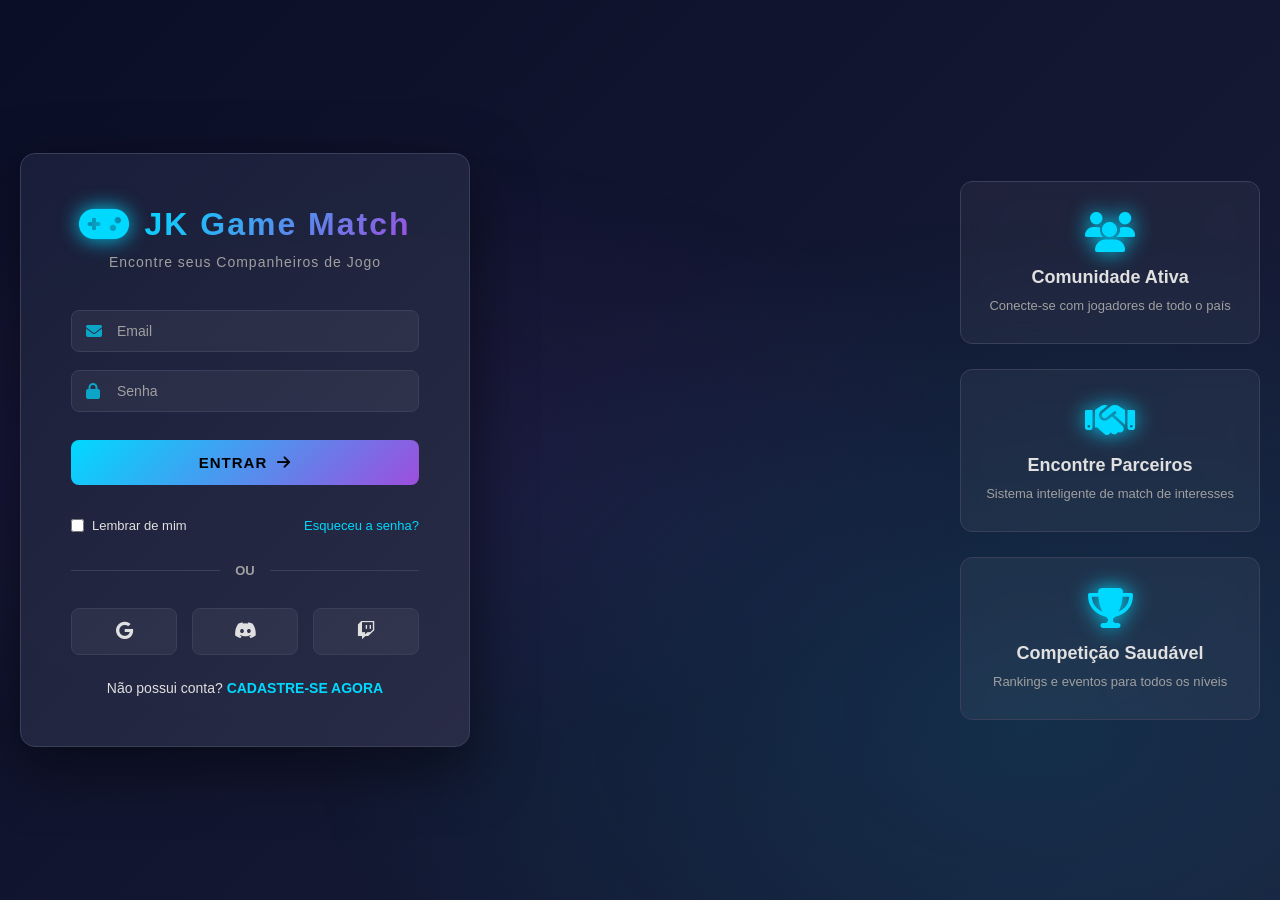
<file: sitejk/index.html>
<!DOCTYPE html>
<html lang="pt-BR">
<head>
    <meta charset="UTF-8">
    <meta name="viewport" content="width=device-width, initial-scale=1.0">
    <title>JK Game Match - Login</title>
    <link rel="stylesheet" href="css/style.css">
    <link rel="stylesheet" href="https://cdnjs.cloudflare.com/ajax/libs/font-awesome/6.4.0/css/all.min.css">
</head>
<body>
    <div class="background-animation"></div>

    <div class="login-container">
        <div class="login-box">
            <div class="logo-section">
                <div class="logo">
                    <i class="fas fa-gamepad"></i>
                    <h1>JK Game Match</h1>
                </div>
                <p class="tagline">Encontre seus Companheiros de Jogo</p>
            </div>

            <div id="statusMessage" class="status-message" role="alert"></div>

            <form id="loginForm" class="form-group" action="login.php" method="POST">
                <div class="input-group">
                    <i class="fas fa-envelope"></i>
                    <input type="email" id="email" name="email" placeholder="Email" required>
                </div>

                <div class="input-group">
                    <i class="fas fa-lock"></i>
                    <input type="password" id="senha" name="senha" placeholder="Senha" required>
                </div>

                <button type="submit" class="btn-neon btn-login">
                    <span>ENTRAR</span>
                    <i class="fas fa-arrow-right"></i>
                </button>

                <div class="remember-forgot">
                    <label class="checkbox">
                        <input type="checkbox" id="lembrar">
                        <span>Lembrar de mim</span>
                    </label>
                    <a href="#" class="forgot-link">Esqueceu a senha?</a>
                </div>
            </form>

            <div class="divider">
                <span>OU</span>
            </div>

            <div class="social-login">
                <button id="googleLogin" class="btn-social google" title="Login com Google">
                    <i class="fab fa-google"></i>
                </button>
                <button id="discordLogin" class="btn-social discord" title="Login com Discord">
                    <i class="fab fa-discord"></i>
                </button>
                <button id="twitchLogin" class="btn-social twitch" title="Login com Twitch">
                    <i class="fab fa-twitch"></i>
                </button>
            </div>

            <div class="signup-link">
                <p>Não possui conta? <a href="cadastro.html" class="link-neon">CADASTRE-SE AGORA</a></p>
            </div>
        </div>

        <div class="login-info">
            <div class="info-card">
                <i class="fas fa-users"></i>
                <h3>Comunidade Ativa</h3>
                <p>Conecte-se com jogadores de todo o país</p>
            </div>
            <div class="info-card">
                <i class="fas fa-handshake"></i>
                <h3>Encontre Parceiros</h3>
                <p>Sistema inteligente de match de interesses</p>
            </div>
            <div class="info-card">
                <i class="fas fa-trophy"></i>
                <h3>Competição Saudável</h3>
                <p>Rankings e eventos para todos os níveis</p>
            </div>
        </div>
    </div>

    <script src="js/script.js"></script>
    <script src="js/login_oauth.js"></script>
    <script>
        (function () {
            const params = new URLSearchParams(window.location.search);
            const status = params.get('status');
            const message = params.get('message');
            const box = document.getElementById('statusMessage');
            if (box && status && message) {
                box.textContent = decodeURIComponent(message);
                box.className = 'status-message show ' + (status === 'success' ? 'success' : 'error');
            }
        })();
    </script>
</body>
</html>
</file>
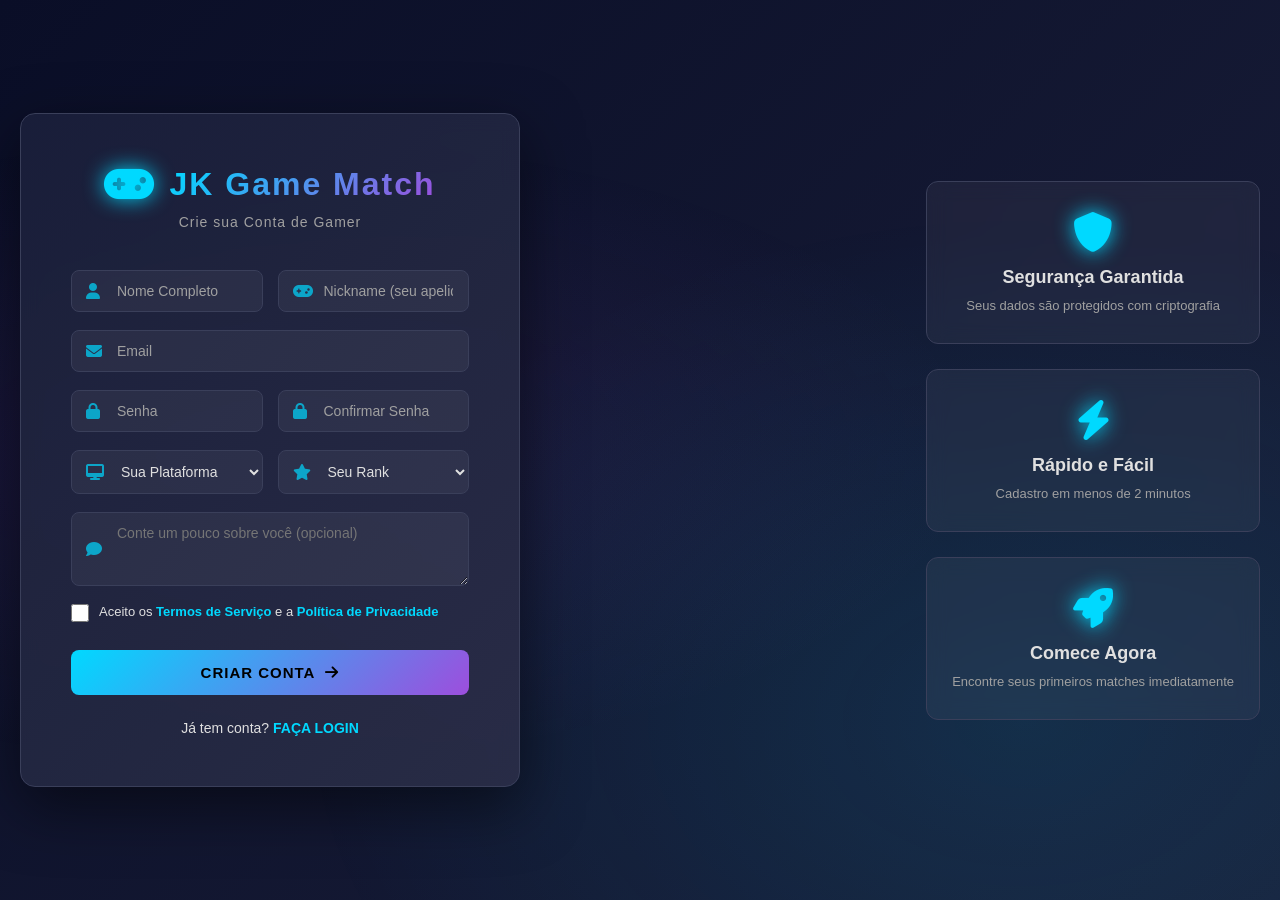
<file: sitejk/cadastro.html>
<!DOCTYPE html>
<html lang="pt-BR">
<head>
    <meta charset="UTF-8">
    <meta name="viewport" content="width=device-width, initial-scale=1.0">
    <title>JK Game Match - Cadastro</title>
    <link rel="stylesheet" href="css/style.css">
    <link rel="stylesheet" href="https://cdnjs.cloudflare.com/ajax/libs/font-awesome/6.4.0/css/all.min.css">
</head>
<body>
    <div class="background-animation"></div>

    <div class="login-container">
        <div class="login-box signup-box">
            <div class="logo-section">
                <div class="logo">
                    <i class="fas fa-gamepad"></i>
                    <h1>JK Game Match</h1>
                </div>
                <p class="tagline">Crie sua Conta de Gamer</p>
            </div>

            <div id="statusMessage" class="status-message" role="alert"></div>

            <form id="cadastroForm" class="form-group" action="cadastro.php" method="POST">
                <div class="form-row">
                    <div class="input-group">
                        <i class="fas fa-user"></i>
                        <input type="text" id="nome" name="nome" placeholder="Nome Completo" required>
                    </div>
                    <div class="input-group">
                        <i class="fas fa-gamepad"></i>
                        <input type="text" id="nickname" name="nickname" placeholder="Nickname (seu apelido)" required>
                    </div>
                </div>

                <div class="input-group">
                    <i class="fas fa-envelope"></i>
                    <input type="email" id="email" name="email" placeholder="Email" required>
                </div>

                <div class="form-row">
                    <div class="input-group">
                        <i class="fas fa-lock"></i>
                        <input type="password" id="senha" name="senha" placeholder="Senha" required>
                    </div>
                    <div class="input-group">
                        <i class="fas fa-lock"></i>
                        <input type="password" id="confirmSenha" name="confirmSenha" placeholder="Confirmar Senha" required>
                    </div>
                </div>

                <div class="form-row">
                    <div class="input-group">
                        <i class="fas fa-desktop"></i>
                        <select id="plataforma" name="plataforma" required>
                            <option value="">Sua Plataforma</option>
                            <option value="PC">PC</option>
                            <option value="PlayStation">PlayStation</option>
                            <option value="Xbox">Xbox</option>
                            <option value="Nintendo">Nintendo</option>
                            <option value="Mobile">Mobile</option>
                            <option value="Multi">Multi-plataforma</option>
                        </select>
                    </div>
                    <div class="input-group">
                        <i class="fas fa-star"></i>
                        <select id="rank" name="rank" required>
                            <option value="">Seu Rank</option>
                            <option value="Iniciante">Iniciante</option>
                            <option value="Casual">Casual</option>
                            <option value="Intermediario">Intermediário</option>
                            <option value="Avancado">Avançado</option>
                            <option value="Pro">Profissional</option>
                        </select>
                    </div>
                </div>

                <div class="input-group">
                    <i class="fas fa-comment"></i>
                    <textarea id="bio" name="bio" placeholder="Conte um pouco sobre você (opcional)" rows="3"></textarea>
                </div>

                <label class="checkbox-accept">
                    <input type="checkbox" id="termos" name="termos" required>
                    <span>Aceito os <a href="#" class="link-neon">Termos de Serviço</a> e a <a href="#" class="link-neon">Política de Privacidade</a></span>
                </label>

                <button type="submit" class="btn-neon btn-login">
                    <span>CRIAR CONTA</span>
                    <i class="fas fa-arrow-right"></i>
                </button>
            </form>

            <div class="signup-link">
                <p>Já tem conta? <a href="index.html" class="link-neon">FAÇA LOGIN</a></p>
            </div>
        </div>

        <div class="login-info">
            <div class="info-card">
                <i class="fas fa-shield"></i>
                <h3>Segurança Garantida</h3>
                <p>Seus dados são protegidos com criptografia</p>
            </div>
            <div class="info-card">
                <i class="fas fa-zap"></i>
                <h3>Rápido e Fácil</h3>
                <p>Cadastro em menos de 2 minutos</p>
            </div>
            <div class="info-card">
                <i class="fas fa-rocket"></i>
                <h3>Comece Agora</h3>
                <p>Encontre seus primeiros matches imediatamente</p>
            </div>
        </div>
    </div>

    <script src="js/script.js"></script>
    <script>
        (function () {
            const params = new URLSearchParams(window.location.search);
            const status = params.get('status');
            const message = params.get('message');
            const box = document.getElementById('statusMessage');
            if (box && status && message) {
                box.textContent = decodeURIComponent(message);
                box.className = 'status-message show ' + (status === 'success' ? 'success' : 'error');
            }
        })();
    </script>
</body>
</html>
</file>
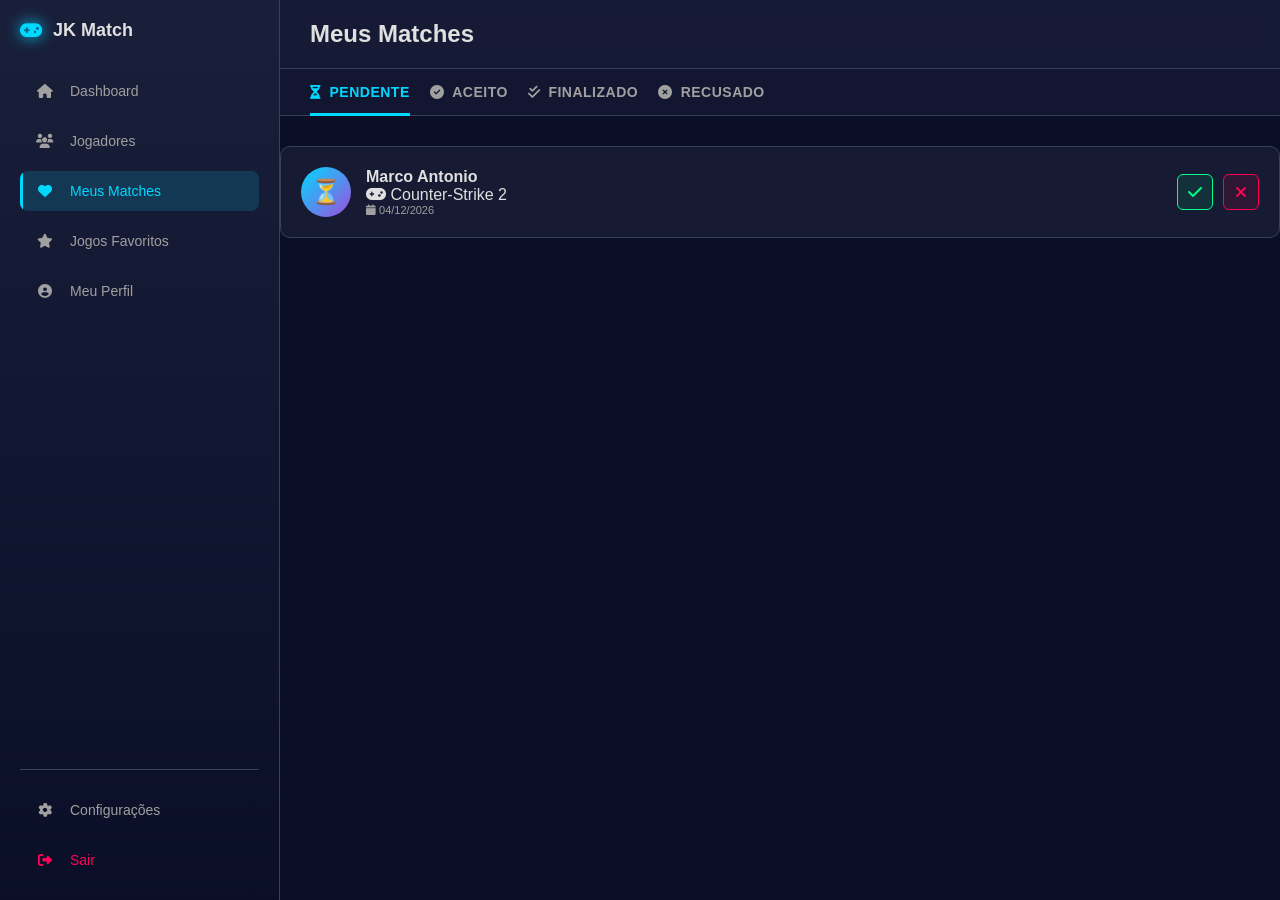
<file: sitejk/chat.html>
<!DOCTYPE html>
<html lang="pt-BR">
<head>
    <meta charset="UTF-8">
    <meta name="viewport" content="width=device-width, initial-scale=1.0">
    <title>Chat - JK Game Match</title>
    <link rel="stylesheet" href="css/style.css">
    <link rel="stylesheet" href="https://cdnjs.cloudflare.com/ajax/libs/font-awesome/6.4.0/css/all.min.css">
    <style>
        /* Chat Específico */
        .chat-container {
            display: flex;
            height: 100vh;
            background: #0a0e27;
        }

        .chat-sidebar {
            width: 300px;
            background: #1a1f3a;
            border-right: 1px solid #3a3f5a;
            display: flex;
            flex-direction: column;
            padding: 20px;
        }

        .chat-sidebar h3 {
            color: #00d9ff;
            margin-bottom: 20px;
            font-size: 1.1em;
        }

        .player-info {
            background: rgba(157, 78, 221, 0.1);
            border: 1px solid #9d4edd;
            border-radius: 10px;
            padding: 15px;
            margin-bottom: 20px;
            text-align: center;
        }

        .player-info img {
            width: 60px;
            height: 60px;
            border-radius: 50%;
            margin-bottom: 10px;
            border: 3px solid #00d9ff;
        }

        .player-info strong {
            color: #e0e0e0;
            display: block;
            margin-bottom: 5px;
        }

        .player-info span {
            color: #a0a0a0;
            font-size: 0.9em;
        }

        .chat-status {
            display: flex;
            justify-content: center;
            gap: 10px;
            margin-top: 15px;
        }

        .status-badge {
            display: flex;
            align-items: center;
            gap: 5px;
            padding: 5px 10px;
            background: rgba(0, 255, 136, 0.1);
            border: 1px solid #00ff88;
            border-radius: 20px;
            font-size: 0.85em;
            color: #00ff88;
        }

        .chat-main {
            flex: 1;
            display: flex;
            flex-direction: column;
        }

        .chat-header {
            background: #1a1f3a;
            border-bottom: 1px solid #3a3f5a;
            padding: 20px;
            display: flex;
            justify-content: space-between;
            align-items: center;
        }

        .chat-header h2 {
            color: #00d9ff;
            margin: 0;
        }

        .chat-header-actions {
            display: flex;
            gap: 10px;
        }

        .call-btn, .back-btn {
            width: 45px;
            height: 45px;
            border-radius: 50%;
            border: none;
            cursor: pointer;
            font-size: 1.1em;
            transition: all 0.3s ease;
            display: flex;
            align-items: center;
            justify-content: center;
        }

        .call-btn {
            background: #00d9ff;
            color: #0a0e27;
        }

        .call-btn:hover {
            transform: scale(1.1);
            box-shadow: 0 0 20px rgba(0, 217, 255, 0.5);
        }

        .call-btn.end-call {
            background: #ff006e;
            color: #fff;
        }

        .back-btn {
            background: #3a3f5a;
            color: #e0e0e0;
        }

        .back-btn:hover {
            background: #4a4f6a;
        }

        .messages-container {
            flex: 1;
            overflow-y: auto;
            padding: 20px;
            display: flex;
            flex-direction: column;
            gap: 10px;
        }

        .message {
            display: flex;
            gap: 10px;
            margin-bottom: 10px;
            animation: slideUp 0.3s ease;
        }

        .message.own {
            flex-direction: row-reverse;
        }

        .message-avatar {
            width: 35px;
            height: 35px;
            border-radius: 50%;
            background: #9d4edd;
            display: flex;
            align-items: center;
            justify-content: center;
            color: #fff;
            font-weight: bold;
            flex-shrink: 0;
        }

        .message-content {
            max-width: 70%;
        }

        .message-text {
            background: #1a1f3a;
            color: #e0e0e0;
            padding: 12px 15px;
            border-radius: 12px;
            border-left: 3px solid #9d4edd;
            word-wrap: break-word;
        }

        .message.own .message-text {
            background: #9d4edd;
            color: #fff;
            border-left: none;
            border-right: 3px solid #00d9ff;
        }

        .message-audio {
            background: #1a1f3a;
            padding: 12px 15px;
            border-radius: 12px;
            border-left: 3px solid #ff006e;
            display: flex;
            align-items: center;
            gap: 10px;
        }

        .message.own .message-audio {
            background: #9d4edd;
            border-left: none;
            border-right: 3px solid #ff006e;
        }

        .message-audio audio {
            width: 150px;
            height: 25px;
        }

        .message-time {
            font-size: 0.75em;
            color: #a0a0a0;
            margin-top: 5px;
            text-align: right;
        }

        .message.own .message-time {
            text-align: left;
        }

        .chat-input-area {
            background: #1a1f3a;
            border-top: 1px solid #3a3f5a;
            padding: 20px;
            display: flex;
            gap: 10px;
            align-items: flex-end;
        }

        .input-wrapper {
            flex: 1;
            display: flex;
            gap: 10px;
            align-items: flex-end;
        }

        .chat-input {
            flex: 1;
            background: #2a2d47;
            border: 1px solid #3a3f5a;
            color: #e0e0e0;
            padding: 12px 15px;
            border-radius: 8px;
            font-size: 0.95em;
            font-family: inherit;
            transition: all 0.3s ease;
        }

        .chat-input:focus {
            outline: none;
            border-color: #00d9ff;
            box-shadow: 0 0 10px rgba(0, 217, 255, 0.2);
        }

        .action-btn {
            width: 40px;
            height: 40px;
            border-radius: 8px;
            border: none;
            cursor: pointer;
            display: flex;
            align-items: center;
            justify-content: center;
            font-size: 1.1em;
            transition: all 0.3s ease;
        }

        .audio-btn {
            background: #ff006e;
            color: #fff;
        }

        .audio-btn:hover {
            transform: scale(1.05);
            box-shadow: 0 0 15px rgba(255, 0, 110, 0.4);
        }

        .audio-btn.recording {
            background: #ff4466;
            animation: pulse 1s infinite;
        }

        .send-btn {
            background: #00d9ff;
            color: #0a0e27;
            font-weight: bold;
        }

        .send-btn:hover {
            transform: scale(1.05);
            box-shadow: 0 0 15px rgba(0, 217, 255, 0.4);
        }

        .send-btn:disabled {
            opacity: 0.5;
            cursor: not-allowed;
        }

        /* Video Call Modal */
        .call-modal {
            display: none;
            position: fixed;
            top: 0;
            left: 0;
            width: 100%;
            height: 100%;
            background: rgba(10, 14, 39, 0.95);
            z-index: 1000;
            flex-direction: column;
            align-items: center;
            justify-content: center;
        }

        .call-modal.active {
            display: flex;
        }

        .call-modal-content {
            display: flex;
            gap: 20px;
            align-items: center;
        }

        .video-container {
            position: relative;
            border-radius: 12px;
            overflow: hidden;
            background: #1a1f3a;
            border: 2px solid #00d9ff;
        }

        .video-remote {
            width: 400px;
            height: 300px;
        }

        .video-local {
            width: 150px;
            height: 120px;
            position: absolute;
            bottom: 10px;
            right: 10px;
            border: 2px solid #9d4edd;
        }

        video {
            width: 100%;
            height: 100%;
            object-fit: cover;
        }

        .call-info {
            text-align: center;
            color: #e0e0e0;
        }

        .call-info h3 {
            color: #00d9ff;
            margin-bottom: 10px;
            font-size: 1.3em;
        }

        .call-timer {
            color: #00ff88;
            font-size: 1.5em;
            font-weight: bold;
            margin: 15px 0;
        }

        .call-controls {
            display: flex;
            gap: 15px;
            margin-top: 20px;
            justify-content: center;
        }

        .call-control-btn {
            width: 50px;
            height: 50px;
            border-radius: 50%;
            border: none;
            cursor: pointer;
            font-size: 1.2em;
            transition: all 0.3s ease;
            display: flex;
            align-items: center;
            justify-content: center;
        }

        .mic-btn {
            background: #9d4edd;
            color: #fff;
        }

        .mic-btn:hover {
            transform: scale(1.1);
        }

        .mic-btn.muted {
            background: #ff006e;
        }

        .camera-btn {
            background: #9d4edd;
            color: #fff;
        }

        .camera-btn:hover {
            transform: scale(1.1);
        }

        .camera-btn.disabled {
            background: #ff006e;
        }

        .end-call-btn {
            background: #ff006e;
            color: #fff;
        }

        .end-call-btn:hover {
            transform: scale(1.1);
            box-shadow: 0 0 20px rgba(255, 0, 110, 0.5);
        }

        @keyframes slideUp {
            from {
                opacity: 0;
                transform: translateY(10px);
            }
            to {
                opacity: 1;
                transform: translateY(0);
            }
        }

        @keyframes pulse {
            0%, 100% { transform: scale(1); }
            50% { transform: scale(1.05); }
        }

        /* Notificações */
        .notifications-container {
            position: fixed;
            top: 20px;
            right: 20px;
            display: flex;
            flex-direction: column;
            gap: 10px;
            z-index: 2000;
            max-width: 400px;
        }

        .notification {
            background: #1a1f3a;
            border-left: 4px solid #00d9ff;
            border-radius: 8px;
            padding: 15px;
            color: #e0e0e0;
            display: flex;
            align-items: center;
            gap: 12px;
            box-shadow: 0 4px 12px rgba(0, 0, 0, 0.3);
            animation: slideInRight 0.3s ease;
            min-width: 300px;
        }

        .notification.success {
            border-left-color: #00ff88;
        }

        .notification.warning {
            border-left-color: #ffaa00;
        }

        .notification.error {
            border-left-color: #ff006e;
        }

        .notification.info {
            border-left-color: #00d9ff;
        }

        .notification-icon {
            font-size: 1.3em;
            display: flex;
            align-items: center;
        }

        .notification-content {
            flex: 1;
        }

        .notification-close {
            background: none;
            border: none;
            color: #a0a0a0;
            cursor: pointer;
            font-size: 1.2em;
            transition: color 0.2s;
        }

        .notification-close:hover {
            color: #e0e0e0;
        }

        @keyframes slideInRight {
            from {
                opacity: 0;
                transform: translateX(400px);
            }
            to {
                opacity: 1;
                transform: translateX(0);
            }
        }

        @keyframes slideOutRight {
            from {
                opacity: 1;
                transform: translateX(0);
            }
            to {
                opacity: 0;
                transform: translateX(400px);
            }
        }

        .notification.removing {
            animation: slideOutRight 0.3s ease forwards;
        }

        /* Incoming Call Modal */
        .incoming-call-modal {
            display: none;
            position: fixed;
            top: 0;
            left: 0;
            width: 100%;
            height: 100%;
            background: rgba(10, 14, 39, 0.9);
            z-index: 1500;
            flex-direction: column;
            align-items: center;
            justify-content: center;
        }

        .incoming-call-modal.active {
            display: flex;
        }

        .incoming-call-content {
            text-align: center;
            animation: pulse 1s infinite;
        }

        .incoming-call-avatar {
            width: 150px;
            height: 150px;
            border-radius: 50%;
            margin: 0 auto 30px;
            border: 5px solid #00d9ff;
            background-size: cover;
            background-position: center;
        }

        .incoming-call-name {
            color: #00d9ff;
            font-size: 2em;
            margin-bottom: 10px;
        }

        .incoming-call-text {
            color: #e0e0e0;
            font-size: 1.2em;
            margin-bottom: 40px;
        }

        .incoming-call-controls {
            display: flex;
            gap: 20px;
            justify-content: center;
        }

        .answer-btn {
            width: 80px;
            height: 80px;
            border-radius: 50%;
            border: none;
            background: #00ff88;
            color: #0a0e27;
            font-size: 2em;
            cursor: pointer;
            transition: all 0.3s ease;
            display: flex;
            align-items: center;
            justify-content: center;
        }

        .answer-btn:hover {
            transform: scale(1.1);
            box-shadow: 0 0 30px rgba(0, 255, 136, 0.5);
        }

        .reject-btn {
            width: 80px;
            height: 80px;
            border-radius: 50%;
            border: none;
            background: #ff006e;
            color: #fff;
            font-size: 2em;
            cursor: pointer;
            transition: all 0.3s ease;
            display: flex;
            align-items: center;
            justify-content: center;
        }

        .reject-btn:hover {
            transform: scale(1.1);
            box-shadow: 0 0 30px rgba(255, 0, 110, 0.5);
        }

        /* Modal de Solicitação de Adição */
        .add-friend-modal {
            display: none;
            position: fixed;
            top: 0;
            left: 0;
            width: 100%;
            height: 100%;
            background: rgba(10, 14, 39, 0.9);
            z-index: 1500;
            flex-direction: column;
            align-items: center;
            justify-content: center;
        }

        .add-friend-modal.active {
            display: flex;
        }

        .add-friend-content {
            text-align: center;
            background: #1a1f3a;
            padding: 40px;
            border-radius: 15px;
            border: 2px solid #9d4edd;
            max-width: 400px;
            animation: slideInDown 0.3s ease;
        }

        .add-friend-avatar {
            width: 120px;
            height: 120px;
            border-radius: 50%;
            margin: 0 auto 20px;
            border: 4px solid #00d9ff;
            background-size: cover;
            background-position: center;
        }

        .add-friend-name {
            color: #00d9ff;
            font-size: 1.8em;
            margin-bottom: 10px;
            font-weight: bold;
        }

        .add-friend-rank {
            color: #a0a0a0;
            font-size: 1em;
            margin-bottom: 20px;
        }

        .add-friend-message {
            color: #e0e0e0;
            font-size: 1.1em;
            margin-bottom: 30px;
            line-height: 1.5;
        }

        .add-friend-controls {
            display: flex;
            gap: 15px;
            justify-content: center;
        }

        .accept-friend-btn {
            flex: 1;
            padding: 12px 20px;
            border-radius: 8px;
            border: none;
            background: #00ff88;
            color: #0a0e27;
            font-size: 1em;
            font-weight: bold;
            cursor: pointer;
            transition: all 0.3s ease;
            display: flex;
            align-items: center;
            justify-content: center;
            gap: 8px;
        }

        .accept-friend-btn:hover {
            transform: scale(1.05);
            box-shadow: 0 0 20px rgba(0, 255, 136, 0.5);
        }

        .reject-friend-btn {
            flex: 1;
            padding: 12px 20px;
            border-radius: 8px;
            border: none;
            background: #ff006e;
            color: #fff;
            font-size: 1em;
            font-weight: bold;
            cursor: pointer;
            transition: all 0.3s ease;
            display: flex;
            align-items: center;
            justify-content: center;
            gap: 8px;
        }

        .reject-friend-btn:hover {
            transform: scale(1.05);
            box-shadow: 0 0 20px rgba(255, 0, 110, 0.5);
        }

        /* Badge de Solicitações Pendentes */
        .friend-requests-badge {
            position: absolute;
            top: 10px;
            right: 10px;
            background: #ff006e;
            color: #fff;
            border-radius: 50%;
            width: 24px;
            height: 24px;
            display: flex;
            align-items: center;
            justify-content: center;
            font-size: 0.8em;
            font-weight: bold;
            z-index: 100;
            animation: pulse 2s infinite;
        }

        @keyframes slideInDown {
            from {
                opacity: 0;
                transform: translateY(-50px);
            }
            to {
                opacity: 1;
                transform: translateY(0);
            }
        }

        @media (max-width: 768px) {
            .notifications-container {
                width: calc(100% - 40px);
                right: 20px;
                left: 20px;
                max-width: none;
            }

            .notification {
                min-width: auto;
            }
        }

        @media (max-width: 768px) {
            .chat-container {
                flex-direction: column;
            }

            .chat-sidebar {
                width: 100%;
                border-right: none;
                border-bottom: 1px solid #3a3f5a;
                flex-direction: row;
                justify-content: space-around;
            }

            .chat-sidebar h3 {
                display: none;
            }

            .player-info {
                flex: 1;
                margin-bottom: 0;
            }

            .message-content {
                max-width: 90%;
            }

            .call-modal-content {
                flex-direction: column-reverse;
            }

            .video-remote {
                width: 100%;
                height: 300px;
            }

            .video-local {
                width: 100%;
                position: static;
                border: none;
            }
        }
    </style>
</head>
<body>
    <div class="chat-container">
        <!-- Sidebar com Info do Jogador -->
        <div class="chat-sidebar">
            <h3>👤 Jogador</h3>
            <div class="player-info">
                <img id="playerAvatar" src="https://via.placeholder.com/60" alt="Avatar">
                <strong id="playerName">Carregando...</strong>
                <span id="playerRank">--</span>
                <div class="chat-status">
                    <div class="status-badge">
                        <i class="fas fa-circle" style="color: #00ff88; font-size: 0.7em;"></i>
                        Online
                    </div>
                </div>
            </div>
        </div>

        <!-- Chat Principal -->
        <div class="chat-main">
            <!-- Header -->
            <div class="chat-header">
                <h2 id="matchTitle">Chat</h2>
                <div class="chat-header-actions">
                    <button class="call-btn" id="callBtn" title="Iniciar Chamada">
                        <i class="fas fa-phone"></i>
                    </button>
                    <button class="back-btn" onclick="voltar()" title="Voltar">
                        <i class="fas fa-arrow-left"></i>
                    </button>
                </div>
            </div>

            <!-- Mensagens -->
            <div class="messages-container" id="messagesContainer">
                <div style="text-align: center; color: #a0a0a0; margin: auto;">
                    <p>Nenhuma mensagem ainda. Comece a conversar! 👋</p>
                </div>
            </div>

            <!-- Input -->
            <div class="chat-input-area">
                <div class="input-wrapper">
                    <button class="action-btn audio-btn" id="audioBtn" title="Gravar Áudio">
                        <i class="fas fa-microphone"></i>
                    </button>
                    <input 
                        type="text" 
                        class="chat-input" 
                        id="messageInput" 
                        placeholder="Digite sua mensagem..."
                        autocomplete="off"
                    >
                </div>
                <button class="action-btn send-btn" id="sendBtn" title="Enviar">
                    <i class="fas fa-paper-plane"></i>
                </button>
            </div>
        </div>
    </div>

    <!-- Modal de Chamada -->
    <div class="call-modal" id="callModal">
        <div class="call-modal-content">
            <div class="video-container video-remote">
                <video id="remoteVideo" playsinline></video>
                <video id="localVideo" class="video-local" playsinline muted></video>
            </div>
            <div class="call-info">
                <h3>Chamada em Andamento</h3>
                <div id="playerNameCall">--</div>
                <div class="call-timer" id="callTimer">00:00</div>
                <div class="call-controls">
                    <button class="call-control-btn mic-btn" id="micBtn" title="Mutar Áudio">
                        <i class="fas fa-microphone"></i>
                    </button>
                    <button class="call-control-btn camera-btn" id="cameraBtn" title="Desligar Câmera">
                        <i class="fas fa-video"></i>
                    </button>
                    <button class="call-control-btn end-call-btn" id="endCallBtn" title="Encerrar Chamada">
                        <i class="fas fa-phone"></i>
                    </button>
                </div>
            </div>
        </div>
    </div>

    <!-- Container de Notificações -->
    <div class="notifications-container" id="notificationsContainer"></div>

    <!-- Modal de Chamada Recebida -->
    <div class="incoming-call-modal" id="incomingCallModal">
        <div class="incoming-call-content">
            <div class="incoming-call-avatar" id="incomingCallAvatar"></div>
            <div class="incoming-call-name" id="incomingCallName">--</div>
            <div class="incoming-call-text">🔔 Chamada de Vídeo</div>
            <div class="incoming-call-controls">
                <button class="answer-btn" id="answerCallBtn" title="Atender Chamada">
                    <i class="fas fa-phone"></i>
                </button>
                <button class="reject-btn" id="rejectCallBtn" title="Rejeitar Chamada">
                    <i class="fas fa-phone-slash"></i>
                </button>
            </div>
        </div>
    </div>

    <!-- Modal de Solicitação de Adição -->
    <div class="add-friend-modal" id="addFriendModal">
        <div class="add-friend-content">
            <div class="add-friend-avatar" id="addFriendAvatar"></div>
            <div class="add-friend-name" id="addFriendName">--</div>
            <div class="add-friend-rank" id="addFriendRank">--</div>
            <div class="add-friend-message">
                Quer adicionar você como amigo na plataforma! 👾
            </div>
            <div class="add-friend-controls">
                <button class="accept-friend-btn" id="acceptFriendBtn" title="Aceitar Adição">
                    <i class="fas fa-check"></i> Aceitar
                </button>
                <button class="reject-friend-btn" id="rejectFriendBtn" title="Rejeitar Adição">
                    <i class="fas fa-times"></i> Rejeitar
                </button>
            </div>
        </div>
    </div>

    <script src="js/dados.js"></script>
    <script src="js/script.js"></script>
    <script src="js/chat.js"></script>
</body>
</html>
</file>
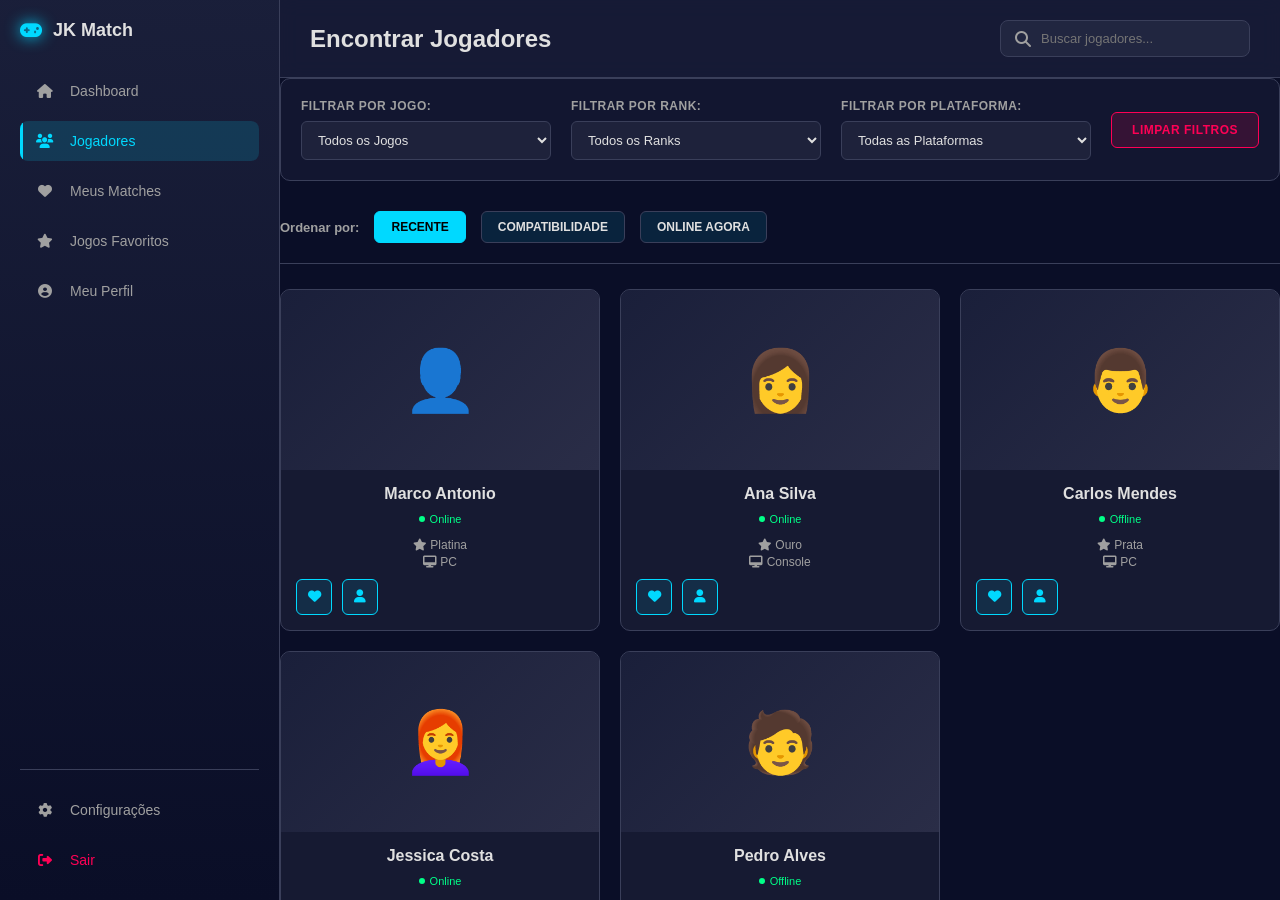
<file: sitejk/jogadores.html>
<!DOCTYPE html>
<html lang="pt-BR">
<head>
    <meta charset="UTF-8">
    <meta name="viewport" content="width=device-width, initial-scale=1.0">
    <title>JK Game Match - Jogadores</title>
    <link rel="stylesheet" href="css/style.css">
    <link rel="stylesheet" href="https://cdnjs.cloudflare.com/ajax/libs/font-awesome/6.4.0/css/all.min.css">
</head>
<body>
    <div class="container-main">
        <!-- Sidebar -->
        <aside class="sidebar">
            <div class="sidebar-header">
                <div class="logo-small">
                    <i class="fas fa-gamepad"></i>
                    <span>JK Match</span>
                </div>
                <button class="btn-sidebar-toggle">
                    <i class="fas fa-bars"></i>
                </button>
            </div>

            <nav class="sidebar-nav">
                <a href="dashboard.html" class="nav-item">
                    <i class="fas fa-home"></i>
                    <span>Dashboard</span>
                </a>
                <a href="jogadores.html" class="nav-item active">
                    <i class="fas fa-users"></i>
                    <span>Jogadores</span>
                </a>
                <a href="matches.html" class="nav-item">
                    <i class="fas fa-heart"></i>
                    <span>Meus Matches</span>
                </a>
                <a href="jogos_favoritos.html" class="nav-item">
                    <i class="fas fa-star"></i>
                    <span>Jogos Favoritos</span>
                </a>
                <a href="perfil.html" class="nav-item">
                    <i class="fas fa-user-circle"></i>
                    <span>Meu Perfil</span>
                </a>
            </nav>

            <div class="sidebar-footer">
                <a href="#" class="nav-item">
                    <i class="fas fa-cog"></i>
                    <span>Configurações</span>
                </a>
                <a href="logout.php" class="nav-item logout">
                    <i class="fas fa-sign-out-alt"></i>
                    <span>Sair</span>
                </a>
            </div>
        </aside>

        <!-- Main Content -->
        <main class="main-content">
            <!-- Navbar -->
            <nav class="navbar">
                <div class="navbar-left">
                    <h2 class="page-title">Encontrar Jogadores</h2>
                </div>
                <div class="navbar-right">
                    <div class="search-box">
                        <i class="fas fa-search"></i>
                        <input type="text" id="searchPlayers" placeholder="Buscar jogadores...">
                    </div>
                </div>
            </nav>

            <!-- Filters -->
            <div class="filters-section">
                <div class="filter-group">
                    <label for="filterJogo">Filtrar por Jogo:</label>
                    <select id="filterJogo">
                        <option value="">Todos os Jogos</option>
                    </select>
                </div>

                <div class="filter-group">
                    <label for="filterRank">Filtrar por Rank:</label>
                    <select id="filterRank">
                        <option value="">Todos os Ranks</option>
                        <option value="Iniciante">Iniciante</option>
                        <option value="Casual">Casual</option>
                        <option value="Intermediario">Intermediário</option>
                        <option value="Avancado">Avançado</option>
                        <option value="Pro">Profissional</option>
                    </select>
                </div>

                <div class="filter-group">
                    <label for="filterPlataforma">Filtrar por Plataforma:</label>
                    <select id="filterPlataforma">
                        <option value="">Todas as Plataformas</option>
                        <option value="PC">PC</option>
                        <option value="PlayStation">PlayStation</option>
                        <option value="Xbox">Xbox</option>
                        <option value="Nintendo">Nintendo</option>
                        <option value="Mobile">Mobile</option>
                    </select>
                </div>

                <button id="clearFilters" class="btn-filter-clear">Limpar Filtros</button>
            </div>

            <!-- Players Grid -->
            <div class="players-section">
                <div class="sort-options">
                    <span>Ordenar por:</span>
                    <button class="sort-btn active" data-sort="recente">Recente</button>
                    <button class="sort-btn" data-sort="compatibilidade">Compatibilidade</button>
                    <button class="sort-btn" data-sort="online">Online Agora</button>
                </div>

                <div class="players-grid large" id="playersGrid">
                    <!-- Carregado dinamicamente -->
                </div>

                <div class="no-results" id="noResults" style="display: none;">
                    <i class="fas fa-search"></i>
                    <h3>Nenhum jogador encontrado</h3>
                    <p>Tente ajustar seus filtros</p>
                </div>

                <!-- Pagination -->
                <div class="pagination" id="pagination">
                    <!-- Carregado dinamicamente -->
                </div>
            </div>
        </main>
    </div>

    <!-- Player Detail Modal -->
    <div class="modal" id="playerModal">
        <div class="modal-content">
            <button class="close-modal">&times;</button>
            <div class="modal-body">
                <div class="player-detail" id="playerDetail">
                    <!-- Carregado dinamicamente -->
                </div>
            </div>
        </div>
    </div>

    <script src="js/dados.js"></script>
    <script src="js/script.js"></script>
    <script src="js/players.js"></script>
</body>
</html>
</file>
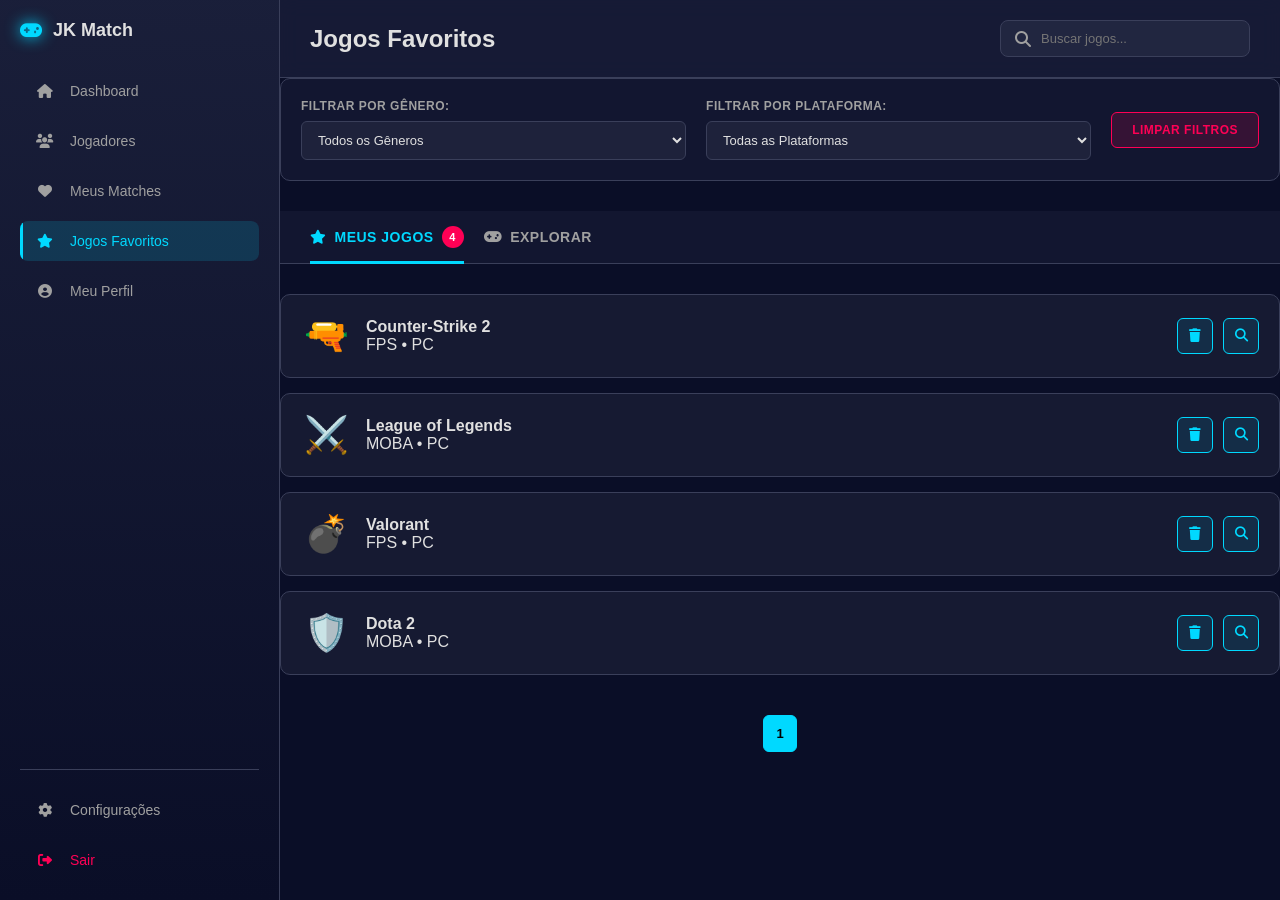
<file: sitejk/jogos_favoritos.html>
<!DOCTYPE html>
<html lang="pt-BR">
<head>
    <meta charset="UTF-8">
    <meta name="viewport" content="width=device-width, initial-scale=1.0">
    <title>JK Game Match - Jogos Favoritos</title>
    <link rel="stylesheet" href="css/style.css">
    <link rel="stylesheet" href="https://cdnjs.cloudflare.com/ajax/libs/font-awesome/6.4.0/css/all.min.css">
</head>
<body>
    <div class="container-main">
        <!-- Sidebar -->
        <aside class="sidebar">
            <div class="sidebar-header">
                <div class="logo-small">
                    <i class="fas fa-gamepad"></i>
                    <span>JK Match</span>
                </div>
                <button class="btn-sidebar-toggle">
                    <i class="fas fa-bars"></i>
                </button>
            </div>

            <nav class="sidebar-nav">
                <a href="dashboard.html" class="nav-item">
                    <i class="fas fa-home"></i>
                    <span>Dashboard</span>
                </a>
                <a href="jogadores.html" class="nav-item">
                    <i class="fas fa-users"></i>
                    <span>Jogadores</span>
                </a>
                <a href="matches.html" class="nav-item">
                    <i class="fas fa-heart"></i>
                    <span>Meus Matches</span>
                </a>
                <a href="jogos_favoritos.html" class="nav-item active">
                    <i class="fas fa-star"></i>
                    <span>Jogos Favoritos</span>
                </a>
                <a href="perfil.html" class="nav-item">
                    <i class="fas fa-user-circle"></i>
                    <span>Meu Perfil</span>
                </a>
            </nav>

            <div class="sidebar-footer">
                <a href="#" class="nav-item">
                    <i class="fas fa-cog"></i>
                    <span>Configurações</span>
                </a>
                <a href="logout.php" class="nav-item logout">
                    <i class="fas fa-sign-out-alt"></i>
                    <span>Sair</span>
                </a>
            </div>
        </aside>

        <!-- Main Content -->
        <main class="main-content">
            <!-- Navbar -->
            <nav class="navbar">
                <div class="navbar-left">
                    <h2 class="page-title">Jogos Favoritos</h2>
                </div>
                <div class="navbar-right">
                    <div class="search-box">
                        <i class="fas fa-search"></i>
                        <input type="text" id="searchGames" placeholder="Buscar jogos...">
                    </div>
                </div>
            </nav>

            <!-- Filters -->
            <div class="filters-section">
                <div class="filter-group">
                    <label for="filterGenero">Filtrar por Gênero:</label>
                    <select id="filterGenero">
                        <option value="">Todos os Gêneros</option>
                        <option value="FPS">FPS</option>
                        <option value="MOBA">MOBA</option>
                        <option value="RPG">RPG</option>
                        <option value="Sandbox">Sandbox</option>
                        <option value="Battle Royale">Battle Royale</option>
                        <option value="Racing">Racing</option>
                        <option value="Card Game">Card Game</option>
                        <option value="MMORPG">MMORPG</option>
                    </select>
                </div>

                <div class="filter-group">
                    <label for="filterPlataforma">Filtrar por Plataforma:</label>
                    <select id="filterPlataforma">
                        <option value="">Todas as Plataformas</option>
                        <option value="PC">PC</option>
                        <option value="PlayStation">PlayStation</option>
                        <option value="Xbox">Xbox</option>
                        <option value="Nintendo">Nintendo</option>
                        <option value="Mobile">Mobile</option>
                    </select>
                </div>

                <button id="clearFilters" class="btn-filter-clear">Limpar Filtros</button>
            </div>

            <!-- Tabs -->
            <div class="games-tabs">
                <button class="tab-btn active" data-tab="meus">
                    <i class="fas fa-star"></i>
                    <span>Meus Jogos</span>
                    <span class="count" id="countMeus">0</span>
                </button>
                <button class="tab-btn" data-tab="disponíveis">
                    <i class="fas fa-gamepad"></i>
                    <span>Explorar</span>
                </button>
            </div>

            <!-- Games Content -->
            <div class="games-content">
                <!-- My Games Tab -->
                <div class="tab-content active" id="tab-meus">
                    <div class="games-list" id="myGames">
                        <!-- Carregado dinamicamente -->
                    </div>
                    <div class="empty-state" id="emptyMyGames" style="display: none;">
                        <i class="fas fa-star"></i>
                        <h3>Você não adicionou jogos favoritos ainda</h3>
                        <p>Explore e adicione seus jogos favoritos!</p>
                        <button class="btn-neon tab-trigger" data-tab="disponíveis">
                            Explorar Jogos
                        </button>
                    </div>
                </div>

                <!-- Explore Tab -->
                <div class="tab-content" id="tab-disponíveis">
                    <div class="games-list" id="availableGames">
                        <!-- Carregado dinamicamente -->
                    </div>
                </div>
            </div>

            <!-- Pagination -->
            <div class="pagination" id="pagination">
                <!-- Carregado dinamicamente -->
            </div>
        </main>
    </div>

    <!-- Game Detail Modal -->
    <div class="modal" id="gameModal">
        <div class="modal-content">
            <button class="close-modal">&times;</button>
            <div class="modal-body">
                <div class="game-detail" id="gameDetail">
                    <!-- Carregado dinamicamente -->
                </div>
            </div>
        </div>
    </div>

    <script src="js/dados.js"></script>
    <script src="js/script.js"></script>
    <script src="js/games.js"></script>
</body>
</html>
</file>
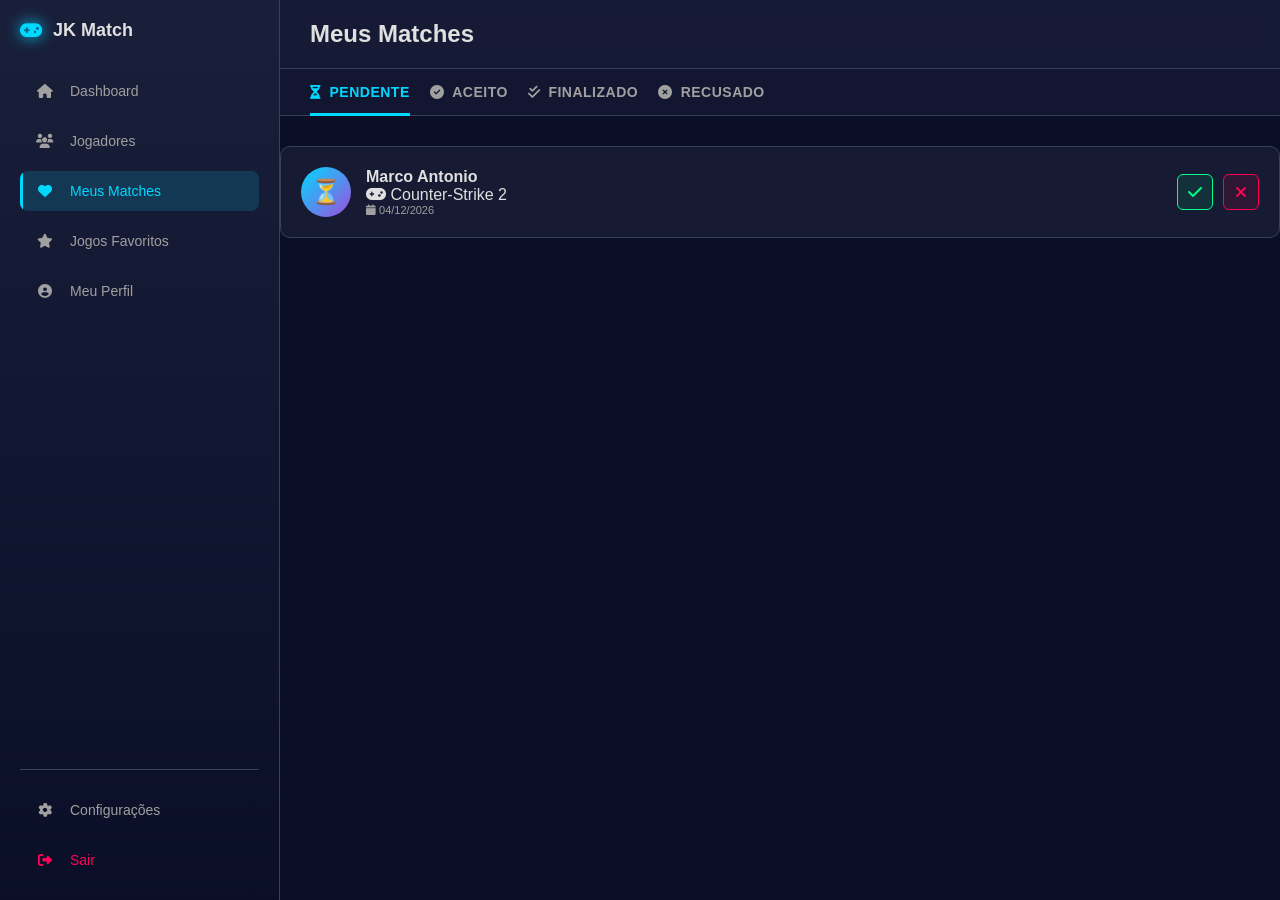
<file: sitejk/matches.html>
<!DOCTYPE html>
<html lang="pt-BR">
<head>
    <meta charset="UTF-8">
    <meta name="viewport" content="width=device-width, initial-scale=1.0">
    <title>JK Game Match - Meus Matches</title>
    <link rel="stylesheet" href="css/style.css">
    <link rel="stylesheet" href="https://cdnjs.cloudflare.com/ajax/libs/font-awesome/6.4.0/css/all.min.css">
</head>
<body>
    <div class="container-main">
        <!-- Sidebar -->
        <aside class="sidebar">
            <div class="sidebar-header">
                <div class="logo-small">
                    <i class="fas fa-gamepad"></i>
                    <span>JK Match</span>
                </div>
                <button class="btn-sidebar-toggle">
                    <i class="fas fa-bars"></i>
                </button>
            </div>

            <nav class="sidebar-nav">
                <a href="dashboard.html" class="nav-item">
                    <i class="fas fa-home"></i>
                    <span>Dashboard</span>
                </a>
                <a href="jogadores.html" class="nav-item">
                    <i class="fas fa-users"></i>
                    <span>Jogadores</span>
                </a>
                <a href="matches.html" class="nav-item active">
                    <i class="fas fa-heart"></i>
                    <span>Meus Matches</span>
                </a>
                <a href="jogos_favoritos.html" class="nav-item">
                    <i class="fas fa-star"></i>
                    <span>Jogos Favoritos</span>
                </a>
                <a href="perfil.html" class="nav-item">
                    <i class="fas fa-user-circle"></i>
                    <span>Meu Perfil</span>
                </a>
            </nav>

            <div class="sidebar-footer">
                <a href="#" class="nav-item">
                    <i class="fas fa-cog"></i>
                    <span>Configurações</span>
                </a>
                <a href="logout.php" class="nav-item logout">
                    <i class="fas fa-sign-out-alt"></i>
                    <span>Sair</span>
                </a>
            </div>
        </aside>

        <!-- Main Content -->
        <main class="main-content">
            <!-- Navbar -->
            <nav class="navbar">
                <div class="navbar-left">
                    <h2 class="page-title">Meus Matches</h2>
                </div>
            </nav>

            <!-- Tabs -->
            <div class="matches-tabs">
                <button class="tab-btn active" data-tab="pendente">
                    <i class="fas fa-hourglass-half"></i>
                    <span>Pendente</span>
                </button>
                <button class="tab-btn" data-tab="aceito">
                    <i class="fas fa-check-circle"></i>
                    <span>Aceito</span>
                </button>
                <button class="tab-btn" data-tab="finalizado">
                    <i class="fas fa-check-double"></i>
                    <span>Finalizado</span>
                </button>
                <button class="tab-btn" data-tab="recusado">
                    <i class="fas fa-times-circle"></i>
                    <span>Recusado</span>
                </button>
            </div>

            <!-- Matches Content -->
            <div class="matches-content">
                <!-- Pending Matches -->
                <div class="tab-content active" id="tab-pendente">
                    <div class="matches-list" id="matchesPendente">
                        <!-- Carregado dinamicamente -->
                    </div>
                    <div class="empty-state" id="emptyPendente" style="display: none;">
                        <i class="fas fa-heart-broken"></i>
                        <h3>Nenhum match pendente</h3>
                        <p>Vá para <a href="jogadores.html">Jogadores</a> e comece a fazer matches!</p>
                    </div>
                </div>

                <!-- Accepted Matches -->
                <div class="tab-content" id="tab-aceito">
                    <div class="matches-list" id="matchesAceito">
                        <!-- Carregado dinamicamente -->
                    </div>
                    <div class="empty-state" id="emptyAceito" style="display: none;">
                        <i class="fas fa-handshake"></i>
                        <h3>Você ainda não tem matches aceitos</h3>
                    </div>
                </div>

                <!-- Finished Matches -->
                <div class="tab-content" id="tab-finalizado">
                    <div class="matches-list" id="matchesFinalizado">
                        <!-- Carregado dinamicamente -->
                    </div>
                    <div class="empty-state" id="emptyFinalizado" style="display: none;">
                        <i class="fas fa-trophy"></i>
                        <h3>Nenhum match finalizado ainda</h3>
                    </div>
                </div>

                <!-- Declined Matches -->
                <div class="tab-content" id="tab-recusado">
                    <div class="matches-list" id="matchesRecusado">
                        <!-- Carregado dinamicamente -->
                    </div>
                    <div class="empty-state" id="emptyRecusado" style="display: none;">
                        <i class="fas fa-ban"></i>
                        <h3>Nenhum match recusado</h3>
                    </div>
                </div>
            </div>
        </main>
    </div>

    <!-- Match Detail Modal -->
    <div class="modal" id="matchModal">
        <div class="modal-content">
            <button class="close-modal">&times;</button>
            <div class="modal-body">
                <div class="match-detail" id="matchDetail">
                    <!-- Carregado dinamicamente -->
                </div>
            </div>
        </div>
    </div>

    <!-- Notificações -->
    <div id="notificationsContainer" style="
        position: fixed;
        top: 20px;
        right: 20px;
        z-index: 9999;
        display: flex;
        flex-direction: column;
        gap: 10px;
    "></div>

    <script src="js/dados.js"></script>
    <script src="js/script.js"></script>
    <script src="js/matches.js"></script>
</body>
</html>
</file>
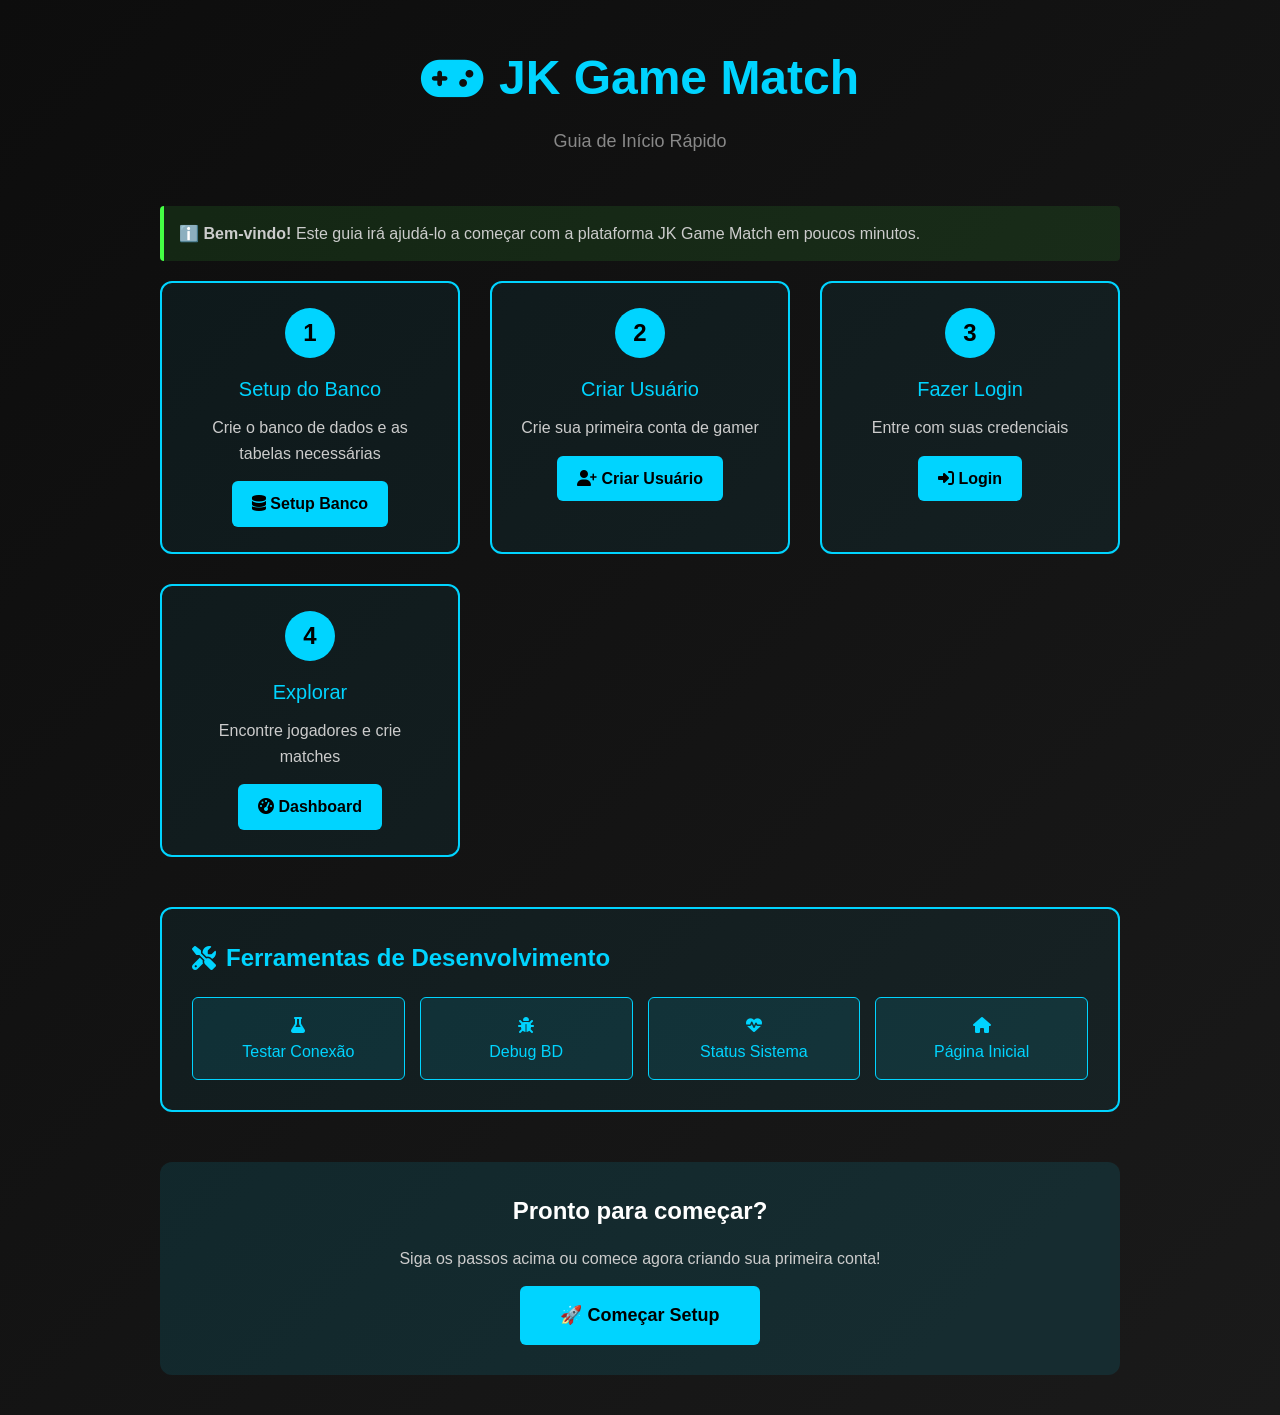
<file: sitejk/start.html>
<!DOCTYPE html>
<html lang="pt-BR">
<head>
    <meta charset="UTF-8">
    <meta name="viewport" content="width=device-width, initial-scale=1.0">
    <title>Guia de Início - JK Game Match</title>
    <link rel="stylesheet" href="https://cdnjs.cloudflare.com/ajax/libs/font-awesome/6.4.0/css/all.min.css">
    <style>
        * {
            margin: 0;
            padding: 0;
            box-sizing: border-box;
        }
        
        body {
            background: linear-gradient(135deg, #0d0d0d 0%, #1a1a1a 100%);
            color: #fff;
            font-family: 'Segoe UI', Tahoma, Geneva, Verdana, sans-serif;
            line-height: 1.6;
        }
        
        .container {
            max-width: 1000px;
            margin: 0 auto;
            padding: 40px 20px;
        }
        
        header {
            text-align: center;
            margin-bottom: 50px;
        }
        
        h1 {
            font-size: 48px;
            color: #00d4ff;
            margin-bottom: 10px;
            display: flex;
            align-items: center;
            justify-content: center;
            gap: 15px;
        }
        
        h1 i {
            font-size: 50px;
        }
        
        .tagline {
            color: #888;
            font-size: 18px;
            margin-bottom: 30px;
        }
        
        .steps {
            display: grid;
            grid-template-columns: repeat(auto-fit, minmax(250px, 1fr));
            gap: 30px;
            margin-bottom: 50px;
        }
        
        .step {
            background: rgba(0, 212, 255, 0.05);
            border: 2px solid #00d4ff;
            border-radius: 12px;
            padding: 25px;
            text-align: center;
            transition: all 0.3s ease;
        }
        
        .step:hover {
            background: rgba(0, 212, 255, 0.1);
            transform: translateY(-5px);
            box-shadow: 0 10px 30px rgba(0, 212, 255, 0.2);
        }
        
        .step-number {
            display: inline-flex;
            align-items: center;
            justify-content: center;
            width: 50px;
            height: 50px;
            background: #00d4ff;
            color: #000;
            border-radius: 50%;
            font-weight: bold;
            font-size: 24px;
            margin-bottom: 15px;
        }
        
        .step-title {
            font-size: 20px;
            color: #00d4ff;
            margin-bottom: 10px;
        }
        
        .step-desc {
            color: #ccc;
            margin-bottom: 15px;
        }
        
        .step-link {
            display: inline-block;
            background: #00d4ff;
            color: #000;
            padding: 10px 20px;
            border-radius: 6px;
            text-decoration: none;
            font-weight: bold;
            transition: all 0.3s ease;
        }
        
        .step-link:hover {
            background: #00a8cc;
            transform: translateY(-2px);
        }
        
        .tools-section {
            background: rgba(0, 212, 255, 0.05);
            border: 2px solid #00d4ff;
            border-radius: 12px;
            padding: 30px;
            margin-bottom: 30px;
        }
        
        .tools-title {
            color: #00d4ff;
            font-size: 24px;
            margin-bottom: 20px;
            display: flex;
            align-items: center;
            gap: 10px;
        }
        
        .tools-grid {
            display: grid;
            grid-template-columns: repeat(auto-fit, minmax(200px, 1fr));
            gap: 15px;
        }
        
        .tool-link {
            background: rgba(0, 212, 255, 0.1);
            border: 1px solid #00d4ff;
            padding: 15px;
            border-radius: 6px;
            text-decoration: none;
            color: #00d4ff;
            text-align: center;
            transition: all 0.3s ease;
        }
        
        .tool-link:hover {
            background: rgba(0, 212, 255, 0.2);
            transform: translateY(-2px);
        }
        
        .cta-section {
            text-align: center;
            margin-top: 50px;
            padding: 30px;
            background: rgba(0, 212, 255, 0.1);
            border-radius: 12px;
        }
        
        .cta-button {
            display: inline-block;
            background: #00d4ff;
            color: #000;
            padding: 15px 40px;
            font-size: 18px;
            border: none;
            border-radius: 6px;
            cursor: pointer;
            font-weight: bold;
            transition: all 0.3s ease;
            text-decoration: none;
        }
        
        .cta-button:hover {
            background: #00a8cc;
            transform: translateY(-2px);
        }
        
        .info-box {
            background: rgba(68, 255, 68, 0.1);
            border-left: 4px solid #44ff44;
            padding: 15px;
            border-radius: 4px;
            margin: 20px 0;
            color: #ccc;
        }
    </style>
</head>
<body>
    <div class="container">
        <header>
            <h1>
                <i class="fas fa-gamepad"></i>
                JK Game Match
            </h1>
            <p class="tagline">Guia de Início Rápido</p>
        </header>
        
        <div class="info-box">
            <strong>ℹ️ Bem-vindo!</strong> Este guia irá ajudá-lo a começar com a plataforma JK Game Match em poucos minutos.
        </div>
        
        <div class="steps">
            <div class="step">
                <div class="step-number">1</div>
                <div class="step-title">Setup do Banco</div>
                <p class="step-desc">Crie o banco de dados e as tabelas necessárias</p>
                <a href="setup_banco.php" class="step-link">
                    <i class="fas fa-database"></i> Setup Banco
                </a>
            </div>
            
            <div class="step">
                <div class="step-number">2</div>
                <div class="step-title">Criar Usuário</div>
                <p class="step-desc">Crie sua primeira conta de gamer</p>
                <a href="criar_usuario.php" class="step-link">
                    <i class="fas fa-user-plus"></i> Criar Usuário
                </a>
            </div>
            
            <div class="step">
                <div class="step-number">3</div>
                <div class="step-title">Fazer Login</div>
                <p class="step-desc">Entre com suas credenciais</p>
                <a href="index.html" class="step-link">
                    <i class="fas fa-sign-in-alt"></i> Login
                </a>
            </div>
            
            <div class="step">
                <div class="step-number">4</div>
                <div class="step-title">Explorar</div>
                <p class="step-desc">Encontre jogadores e crie matches</p>
                <a href="dashboard.html" class="step-link">
                    <i class="fas fa-tachometer-alt"></i> Dashboard
                </a>
            </div>
        </div>
        
        <div class="tools-section">
            <h2 class="tools-title">
                <i class="fas fa-tools"></i>
                Ferramentas de Desenvolvimento
            </h2>
            <div class="tools-grid">
                <a href="teste_banco.php" class="tool-link">
                    <i class="fas fa-flask"></i><br>Testar Conexão
                </a>
                <a href="db_debug.php" class="tool-link">
                    <i class="fas fa-bug"></i><br>Debug BD
                </a>
                <a href="status.php" class="tool-link">
                    <i class="fas fa-heartbeat"></i><br>Status Sistema
                </a>
                <a href="welcome.php" class="tool-link">
                    <i class="fas fa-home"></i><br>Página Inicial
                </a>
            </div>
        </div>
        
        <div class="cta-section">
            <h2>Pronto para começar?</h2>
            <p style="margin: 15px 0; color: #ccc;">
                Siga os passos acima ou comece agora criando sua primeira conta!
            </p>
            <a href="setup_banco.php" class="cta-button">
                🚀 Começar Setup
            </a>
        </div>
    </div>
</body>
</html>
</file>
<file: sitejk/css/style.css>
/* ============================================
   JK Game Match - CSS Moderno e Gamer
   ============================================ */

* {
    margin: 0;
    padding: 0;
    box-sizing: border-box;
}

/* Variáveis de cores */
:root {
    --primary: #0a0e27;
    --secondary: #1a1f3a;
    --tertiary: #2a2d47;
    --accent-purple: #9d4edd;
    --accent-blue: #00d9ff;
    --accent-pink: #ff006e;
    --text-light: #e0e0e0;
    --text-muted: #a0a0a0;
    --border: #3a3f5a;
    --success: #00ff88;
    --warning: #ffaa00;
    --danger: #ff0055;
    --shadow: rgba(0, 0, 0, 0.5);
}

/* Base */
html, body {
    width: 100%;
    height: 100%;
}

body {
    font-family: 'Segoe UI', 'Roboto', sans-serif;
    background: linear-gradient(135deg, #0a0e27 0%, #1a1f3a 100%);
    color: var(--text-light);
    overflow-x: hidden;
}

/* Background Animation */
.background-animation {
    position: fixed;
    top: 0;
    left: 0;
    width: 100%;
    height: 100%;
    background: 
        radial-gradient(ellipse at 20% 50%, rgba(157, 78, 221, 0.1) 0%, transparent 50%),
        radial-gradient(ellipse at 80% 80%, rgba(0, 217, 255, 0.1) 0%, transparent 50%);
    pointer-events: none;
    z-index: -1;
    animation: gradientShift 15s ease infinite;
}

@keyframes gradientShift {
    0%, 100% {
        opacity: 1;
    }
    50% {
        opacity: 0.8;
    }
}

/* ============================================
   LOGIN & CADASTRO
   ============================================ */

.login-container {
    display: flex;
    align-items: center;
    justify-content: space-between;
    min-height: 100vh;
    padding: 40px 20px;
    gap: 60px;
}

.login-box {
    background: linear-gradient(135deg, rgba(26, 31, 58, 0.95) 0%, rgba(42, 45, 71, 0.95) 100%);
    border: 1px solid var(--border);
    border-radius: 15px;
    padding: 50px;
    width: 100%;
    max-width: 450px;
    box-shadow: 0 20px 60px var(--shadow);
    backdrop-filter: blur(10px);
    animation: slideInLeft 0.6s ease;
}

@keyframes slideInLeft {
    from {
        opacity: 0;
        transform: translateX(-50px);
    }
    to {
        opacity: 1;
        transform: translateX(0);
    }
}

.signup-box {
    max-width: 500px;
}

.logo-section {
    text-align: center;
    margin-bottom: 40px;
}

.logo {
    display: flex;
    align-items: center;
    justify-content: center;
    gap: 15px;
    margin-bottom: 10px;
}

.logo i {
    font-size: 40px;
    color: var(--accent-blue);
    text-shadow: 0 0 20px var(--accent-blue);
}

.logo h1 {
    font-size: 32px;
    background: linear-gradient(135deg, var(--accent-blue), var(--accent-purple));
    -webkit-background-clip: text;
    -webkit-text-fill-color: transparent;
    background-clip: text;
    font-weight: 800;
    letter-spacing: 2px;
}

.tagline {
    color: var(--text-muted);
    font-size: 14px;
    letter-spacing: 1px;
}

/* Form Group */
.form-group {
    display: flex;
    flex-direction: column;
    gap: 18px;
    margin-bottom: 25px;
}

.form-row {
    display: grid;
    grid-template-columns: 1fr 1fr;
    gap: 15px;
}

.input-group {
    position: relative;
    display: flex;
    align-items: center;
}

.input-group i {
    position: absolute;
    left: 15px;
    color: var(--accent-blue);
    font-size: 16px;
    opacity: 0.7;
}

.input-group input,
.input-group select,
.input-group textarea {
    width: 100%;
    background: rgba(255, 255, 255, 0.05);
    border: 1px solid var(--border);
    border-radius: 8px;
    padding: 12px 15px 12px 45px;
    color: var(--text-light);
    font-size: 14px;
    transition: all 0.3s ease;
    font-family: inherit;
}

.input-group input:focus,
.input-group select:focus,
.input-group textarea:focus {
    outline: none;
    border-color: var(--accent-blue);
    background: rgba(0, 217, 255, 0.1);
    box-shadow: 0 0 15px rgba(0, 217, 255, 0.3);
}

.input-group input::placeholder {
    color: var(--text-muted);
}

.input-group select option {
    background: var(--secondary);
    color: var(--text-light);
}

.input-group textarea {
    resize: vertical;
    padding-left: 45px;
}

/* Buttons */
.btn-neon {
    display: flex;
    align-items: center;
    justify-content: center;
    gap: 10px;
    width: 100%;
    padding: 14px 20px;
    background: linear-gradient(135deg, var(--accent-blue), var(--accent-purple));
    color: #000;
    border: none;
    border-radius: 8px;
    font-weight: 700;
    font-size: 15px;
    letter-spacing: 1px;
    cursor: pointer;
    transition: all 0.3s ease;
    position: relative;
    overflow: hidden;
    text-transform: uppercase;
}

.btn-neon::before {
    content: '';
    position: absolute;
    top: 0;
    left: -100%;
    width: 100%;
    height: 100%;
    background: linear-gradient(90deg, transparent, rgba(255, 255, 255, 0.2), transparent);
    transition: left 0.5s ease;
}

.btn-neon:hover {
    transform: translateY(-2px);
    box-shadow: 0 10px 30px rgba(0, 217, 255, 0.4), 0 0 20px rgba(157, 78, 221, 0.3);
}

.btn-neon:hover::before {
    left: 100%;
}

.btn-login {
    margin-top: 10px;
}

/* Remember & Forgot */
.remember-forgot {
    display: flex;
    justify-content: space-between;
    align-items: center;
    font-size: 13px;
    margin-top: 15px;
}

.checkbox {
    display: flex;
    align-items: center;
    gap: 8px;
    cursor: pointer;
    user-select: none;
}

.checkbox input {
    width: auto !important;
    padding: 0 !important;
    left: auto !important;
    cursor: pointer;
}

.forgot-link {
    color: var(--accent-blue);
    text-decoration: none;
    transition: all 0.3s ease;
}

.forgot-link:hover {
    text-decoration: underline;
    text-shadow: 0 0 10px var(--accent-blue);
}

/* Divider */
.divider {
    display: flex;
    align-items: center;
    margin: 30px 0;
    gap: 15px;
}

.divider::before,
.divider::after {
    content: '';
    flex: 1;
    height: 1px;
    background: var(--border);
}

.divider span {
    color: var(--text-muted);
    font-size: 13px;
    font-weight: 600;
}

/* Social Login */
.social-login {
    display: flex;
    gap: 15px;
    margin-bottom: 25px;
}

.btn-social {
    flex: 1;
    padding: 12px;
    background: rgba(255, 255, 255, 0.05);
    border: 1px solid var(--border);
    border-radius: 8px;
    color: var(--text-light);
    font-size: 18px;
    cursor: pointer;
    transition: all 0.3s ease;
}

.btn-social:hover {
    border-color: var(--accent-blue);
    transform: translateY(-2px);
    box-shadow: 0 5px 15px rgba(0, 217, 255, 0.2);
}

.btn-social.google:hover {
    color: #4285f4;
}

.btn-social.discord:hover {
    color: #5865f2;
}

.btn-social.twitch:hover {
    color: #9146ff;
}

/* Signup Link */
.signup-link {
    text-align: center;
    margin-top: 20px;
    font-size: 14px;
}

.link-neon {
    color: var(--accent-blue);
    text-decoration: none;
    font-weight: 700;
    transition: all 0.3s ease;
}

.link-neon:hover {
    color: var(--accent-purple);
    text-shadow: 0 0 10px var(--accent-blue);
}

/* Checkbox Accept */
.checkbox-accept {
    display: flex;
    gap: 10px;
    font-size: 13px;
    cursor: pointer;
}

.checkbox-accept input {
    width: 18px !important;
    height: 18px !important;
    padding: 0 !important;
    left: auto !important;
    flex-shrink: 0;
}

.checkbox-accept a {
    color: var(--accent-blue);
    text-decoration: none;
}

.checkbox-accept a:hover {
    text-decoration: underline;
}

/* Status Message */
.status-message {
    margin-top: 20px;
    padding: 12px 15px;
    border-radius: 8px;
    font-size: 13px;
    text-align: center;
    display: none;
}

.status-message.show {
    display: block;
}

.status-message.success {
    background: rgba(0, 255, 136, 0.1);
    border: 1px solid var(--success);
    color: var(--success);
}

.status-message.error {
    background: rgba(255, 0, 85, 0.1);
    border: 1px solid var(--danger);
    color: var(--danger);
}

/* Login Info Cards */
.login-info {
    display: grid;
    grid-template-columns: repeat(auto-fit, minmax(220px, 1fr));
    gap: 25px;
}

.info-card {
    background: rgba(255, 255, 255, 0.05);
    border: 1px solid var(--border);
    border-radius: 12px;
    padding: 30px 25px;
    text-align: center;
    backdrop-filter: blur(10px);
    transition: all 0.3s ease;
    animation: slideInRight 0.6s ease backwards;
}

.info-card:nth-child(1) { animation-delay: 0.1s; }
.info-card:nth-child(2) { animation-delay: 0.2s; }
.info-card:nth-child(3) { animation-delay: 0.3s; }

@keyframes slideInRight {
    from {
        opacity: 0;
        transform: translateX(50px);
    }
    to {
        opacity: 1;
        transform: translateX(0);
    }
}

.info-card:hover {
    border-color: var(--accent-blue);
    transform: translateY(-10px);
    box-shadow: 0 15px 40px rgba(0, 217, 255, 0.2);
}

.info-card i {
    font-size: 40px;
    color: var(--accent-blue);
    margin-bottom: 15px;
    text-shadow: 0 0 20px var(--accent-blue);
}

.info-card h3 {
    font-size: 18px;
    margin-bottom: 10px;
    color: var(--text-light);
}

.info-card p {
    font-size: 13px;
    color: var(--text-muted);
}

/* ============================================
   LAYOUT PRINCIPAL
   ============================================ */

.container-main {
    display: flex;
    height: 100vh;
    background: var(--primary);
}

.sidebar {
    width: 280px;
    background: linear-gradient(180deg, rgba(26, 31, 58, 0.98) 0%, rgba(10, 14, 39, 0.98) 100%);
    border-right: 1px solid var(--border);
    display: flex;
    flex-direction: column;
    padding: 20px;
    overflow-y: auto;
    scrollbar-width: thin;
    scrollbar-color: var(--accent-blue) transparent;
}

.sidebar::-webkit-scrollbar {
    width: 6px;
}

.sidebar::-webkit-scrollbar-track {
    background: transparent;
}

.sidebar::-webkit-scrollbar-thumb {
    background: var(--accent-blue);
    border-radius: 3px;
}

.sidebar-header {
    display: flex;
    justify-content: space-between;
    align-items: center;
    margin-bottom: 30px;
}

.logo-small {
    display: flex;
    align-items: center;
    gap: 10px;
    font-weight: 800;
    font-size: 18px;
}

.logo-small i {
    color: var(--accent-blue);
    text-shadow: 0 0 15px var(--accent-blue);
}

.btn-sidebar-toggle {
    display: none;
    background: none;
    border: none;
    color: var(--accent-blue);
    cursor: pointer;
    font-size: 20px;
}

.sidebar-nav {
    flex: 1;
    display: flex;
    flex-direction: column;
    gap: 10px;
}

.nav-item {
    display: flex;
    align-items: center;
    gap: 15px;
    padding: 12px 15px;
    border-radius: 8px;
    color: var(--text-muted);
    text-decoration: none;
    transition: all 0.3s ease;
    position: relative;
    overflow: hidden;
    font-size: 14px;
    font-weight: 500;
}

.nav-item::before {
    content: '';
    position: absolute;
    left: 0;
    top: 0;
    height: 100%;
    width: 3px;
    background: var(--accent-blue);
    transform: scaleY(0);
    transform-origin: bottom;
    transition: transform 0.3s ease;
}

.nav-item:hover {
    color: var(--accent-blue);
    background: rgba(0, 217, 255, 0.1);
}

.nav-item:hover::before {
    transform: scaleY(1);
}

.nav-item.active {
    color: var(--accent-blue);
    background: rgba(0, 217, 255, 0.15);
}

.nav-item.active::before {
    transform: scaleY(1);
}

.nav-item i {
    width: 20px;
    text-align: center;
}

.nav-item .badge {
    margin-left: auto;
    background: var(--danger);
    color: white;
    border-radius: 50%;
    width: 24px;
    height: 24px;
    display: flex;
    align-items: center;
    justify-content: center;
    font-size: 12px;
    font-weight: 700;
}

.sidebar-footer {
    display: flex;
    flex-direction: column;
    gap: 10px;
    padding-top: 20px;
    border-top: 1px solid var(--border);
}

.nav-item.logout {
    color: var(--danger);
}

.nav-item.logout:hover {
    background: rgba(255, 0, 85, 0.1);
}

/* Main Content */
.main-content {
    flex: 1;
    display: flex;
    flex-direction: column;
    overflow: hidden;
}

.navbar {
    display: flex;
    justify-content: space-between;
    align-items: center;
    padding: 20px 30px;
    background: rgba(26, 31, 58, 0.8);
    border-bottom: 1px solid var(--border);
    backdrop-filter: blur(10px);
    gap: 30px;
}

.navbar-left {
    flex: 0 0 auto;
}

.page-title {
    font-size: 24px;
    font-weight: 700;
}

.navbar-right {
    display: flex;
    align-items: center;
    gap: 30px;
}

.search-box {
    position: relative;
    width: 250px;
    display: flex;
    align-items: center;
}

.search-box i {
    position: absolute;
    left: 15px;
    color: var(--text-muted);
}

.search-box input {
    width: 100%;
    background: rgba(255, 255, 255, 0.05) !important;
    border: 1px solid var(--border) !important;
    padding: 10px 15px 10px 40px !important;
    border-radius: 8px !important;
    font-size: 13px !important;
}

.navbar-icons {
    display: flex;
    align-items: center;
    gap: 20px;
}

.icon-btn {
    position: relative;
    background: none;
    border: none;
    color: var(--text-muted);
    cursor: pointer;
    font-size: 20px;
    transition: all 0.3s ease;
}

.icon-btn:hover {
    color: var(--accent-blue);
    transform: scale(1.1);
}

.notification-dot {
    position: absolute;
    top: -5px;
    right: -5px;
    width: 8px;
    height: 8px;
    background: var(--danger);
    border-radius: 50%;
    display: none;
    animation: pulse 2s infinite;
}

.notification-dot.active {
    display: block;
}

@keyframes pulse {
    0%, 100% {
        box-shadow: 0 0 0 0 rgba(255, 0, 85, 0.7);
    }
    50% {
        box-shadow: 0 0 0 6px rgba(255, 0, 85, 0.3);
    }
}

.user-profile-mini {
    display: flex;
    align-items: center;
    gap: 12px;
    padding: 8px 12px;
    background: rgba(255, 255, 255, 0.05);
    border-radius: 20px;
    border: 1px solid var(--border);
    cursor: pointer;
    transition: all 0.3s ease;
}

.user-profile-mini:hover {
    border-color: var(--accent-blue);
    background: rgba(0, 217, 255, 0.1);
}

.user-profile-mini img {
    width: 32px;
    height: 32px;
    border-radius: 50%;
    border: 2px solid var(--accent-blue);
}

.user-profile-mini span {
    font-size: 13px;
    font-weight: 600;
    max-width: 100px;
    white-space: nowrap;
    overflow: hidden;
    text-overflow: ellipsis;
}

/* Dashboard Content */
.dashboard-content {
    flex: 1;
    padding: 30px;
    overflow-y: auto;
    scrollbar-width: thin;
    scrollbar-color: var(--accent-blue) transparent;
}

.dashboard-content::-webkit-scrollbar {
    width: 8px;
}

.dashboard-content::-webkit-scrollbar-track {
    background: transparent;
}

.dashboard-content::-webkit-scrollbar-thumb {
    background: var(--accent-blue);
    border-radius: 4px;
}

/* Welcome Section */
.welcome-section {
    margin-bottom: 40px;
}

.welcome-card {
    background: linear-gradient(135deg, rgba(157, 78, 221, 0.15) 0%, rgba(0, 217, 255, 0.15) 100%);
    border: 1px solid var(--border);
    border-radius: 12px;
    padding: 40px;
    display: flex;
    justify-content: space-between;
    align-items: center;
    gap: 40px;
}

.welcome-text h1 {
    font-size: 32px;
    margin-bottom: 10px;
    background: linear-gradient(135deg, var(--accent-blue), var(--accent-purple));
    -webkit-background-clip: text;
    -webkit-text-fill-color: transparent;
    background-clip: text;
}

.welcome-text p {
    color: var(--text-muted);
    font-size: 15px;
}

.welcome-stats {
    display: grid;
    grid-template-columns: repeat(3, 1fr);
    gap: 20px;
}

.stat-card {
    display: flex;
    align-items: center;
    gap: 15px;
    background: rgba(255, 255, 255, 0.05);
    padding: 20px;
    border-radius: 10px;
    border: 1px solid var(--border);
}

.stat-card i {
    font-size: 24px;
    color: var(--accent-blue);
    text-shadow: 0 0 15px var(--accent-blue);
}

.stat-info {
    display: flex;
    flex-direction: column;
}

.stat-label {
    font-size: 12px;
    color: var(--text-muted);
    margin-bottom: 5px;
}

.stat-number {
    font-size: 22px;
    font-weight: 700;
    color: var(--accent-blue);
}

/* Sections */
.section {
    margin-bottom: 50px;
}

.section-header {
    display: flex;
    justify-content: space-between;
    align-items: center;
    margin-bottom: 25px;
}

.section-header h2 {
    font-size: 22px;
    font-weight: 700;
}

.see-all {
    color: var(--accent-blue);
    text-decoration: none;
    font-size: 13px;
    font-weight: 600;
    transition: all 0.3s ease;
}

.see-all:hover {
    text-shadow: 0 0 10px var(--accent-blue);
}

/* Grids */
.games-grid,
.players-grid,
.matches-grid {
    display: grid;
    grid-template-columns: repeat(auto-fill, minmax(200px, 1fr));
    gap: 20px;
}

.players-grid.large {
    grid-template-columns: repeat(auto-fill, minmax(250px, 1fr));
}

/* Game Card */
.game-card,
.player-card,
.match-card {
    background: rgba(255, 255, 255, 0.05);
    border: 1px solid var(--border);
    border-radius: 10px;
    overflow: hidden;
    transition: all 0.3s ease;
    cursor: pointer;
    display: flex;
    flex-direction: column;
}

.game-card:hover,
.player-card:hover,
.match-card:hover {
    border-color: var(--accent-blue);
    transform: translateY(-10px);
    box-shadow: 0 20px 40px rgba(0, 217, 255, 0.3);
}

/* Game Card Image */
.card-image {
    width: 100%;
    height: 160px;
    background: linear-gradient(135deg, var(--secondary), var(--tertiary));
    display: flex;
    align-items: center;
    justify-content: center;
    font-size: 40px;
    position: relative;
    overflow: hidden;
}

.card-image::after {
    content: '';
    position: absolute;
    top: 0;
    left: -100%;
    width: 100%;
    height: 100%;
    background: linear-gradient(90deg, transparent, rgba(0, 217, 255, 0.2), transparent);
    transition: left 0.5s ease;
}

.game-card:hover .card-image::after {
    left: 100%;
}

/* Card Content */
.card-content {
    padding: 15px;
    flex: 1;
    display: flex;
    flex-direction: column;
}

.card-title {
    font-size: 16px;
    font-weight: 700;
    margin-bottom: 8px;
    color: var(--text-light);
}

.card-subtitle {
    font-size: 12px;
    color: var(--text-muted);
    margin-bottom: 10px;
}

.card-description {
    font-size: 12px;
    color: var(--text-muted);
    flex: 1;
    margin-bottom: 10px;
    line-height: 1.4;
}

.card-meta {
    display: flex;
    gap: 10px;
    flex-wrap: wrap;
    margin-bottom: 12px;
}

.meta-tag {
    background: rgba(0, 217, 255, 0.15);
    border: 1px solid rgba(0, 217, 255, 0.3);
    color: var(--accent-blue);
    padding: 4px 10px;
    border-radius: 6px;
    font-size: 11px;
    font-weight: 600;
}

.card-actions {
    display: flex;
    gap: 10px;
}

.btn-card {
    flex: 1;
    padding: 8px 12px;
    background: rgba(0, 217, 255, 0.1);
    border: 1px solid var(--accent-blue);
    color: var(--accent-blue);
    border-radius: 6px;
    cursor: pointer;
    font-size: 12px;
    font-weight: 600;
    transition: all 0.3s ease;
}

.btn-card:hover {
    background: var(--accent-blue);
    color: #000;
}

.btn-icon {
    width: 36px;
    height: 36px;
    padding: 0;
    background: rgba(0, 217, 255, 0.1);
    border: 1px solid var(--accent-blue);
    color: var(--accent-blue);
    display: flex;
    align-items: center;
    justify-content: center;
    border-radius: 6px;
    cursor: pointer;
    transition: all 0.3s ease;
}

.btn-icon:hover {
    background: var(--accent-blue);
    color: #000;
}

/* Player Card */
.player-card {
    text-align: center;
}

.player-avatar {
    width: 100%;
    height: 180px;
    background: linear-gradient(135deg, var(--secondary), var(--tertiary));
    display: flex;
    align-items: center;
    justify-content: center;
    font-size: 60px;
}

.player-info {
    padding: 15px;
}

.player-name {
    font-size: 16px;
    font-weight: 700;
    margin-bottom: 5px;
}

.player-status {
    display: inline-flex;
    align-items: center;
    gap: 5px;
    font-size: 11px;
    color: var(--success);
    margin-bottom: 10px;
}

.player-status::before {
    content: '';
    width: 6px;
    height: 6px;
    background: var(--success);
    border-radius: 50%;
}

.player-details {
    font-size: 12px;
    color: var(--text-muted);
    margin-bottom: 10px;
}

.player-details p {
    margin: 3px 0;
}

.player-actions {
    display: flex;
    gap: 10px;
}

/* Match Card */
.match-card {
    padding: 20px;
}

.match-header {
    display: flex;
    align-items: center;
    gap: 15px;
    margin-bottom: 15px;
}

.match-avatar {
    width: 50px;
    height: 50px;
    border-radius: 50%;
    background: linear-gradient(135deg, var(--accent-blue), var(--accent-purple));
    display: flex;
    align-items: center;
    justify-content: center;
    font-size: 24px;
    flex-shrink: 0;
}

.match-info h4 {
    font-size: 15px;
    margin-bottom: 3px;
}

.match-info p {
    font-size: 12px;
    color: var(--text-muted);
}

.match-status {
    display: inline-block;
    padding: 4px 12px;
    background: rgba(0, 255, 136, 0.1);
    border: 1px solid var(--success);
    color: var(--success);
    border-radius: 6px;
    font-size: 11px;
    font-weight: 600;
    margin: 10px 0;
}

.match-status.pendente {
    background: rgba(255, 170, 0, 0.1);
    border-color: var(--warning);
    color: var(--warning);
}

.match-status.recusado {
    background: rgba(255, 0, 85, 0.1);
    border-color: var(--danger);
    color: var(--danger);
}

/* Filters */
.filters-section {
    background: rgba(26, 31, 58, 0.5);
    border: 1px solid var(--border);
    border-radius: 10px;
    padding: 20px;
    margin-bottom: 30px;
    display: flex;
    gap: 20px;
    flex-wrap: wrap;
    align-items: center;
}

.filter-group {
    display: flex;
    flex-direction: column;
    gap: 8px;
    flex: 1;
    min-width: 150px;
}

.filter-group label {
    font-size: 12px;
    font-weight: 600;
    color: var(--text-muted);
    text-transform: uppercase;
    letter-spacing: 0.5px;
}

.filter-group select {
    background: rgba(255, 255, 255, 0.05) !important;
    border: 1px solid var(--border) !important;
    padding: 10px 12px !important;
    border-radius: 6px !important;
    font-size: 13px !important;
    color: var(--text-light) !important;
}

.btn-filter-clear {
    padding: 10px 20px;
    background: rgba(255, 0, 85, 0.15);
    border: 1px solid var(--danger);
    color: var(--danger);
    border-radius: 6px;
    font-size: 12px;
    font-weight: 600;
    cursor: pointer;
    transition: all 0.3s ease;
    text-transform: uppercase;
    letter-spacing: 0.5px;
}

.btn-filter-clear:hover {
    background: var(--danger);
    color: white;
}

/* Sort Options */
.sort-options {
    display: flex;
    align-items: center;
    gap: 15px;
    margin-bottom: 25px;
    padding-bottom: 20px;
    border-bottom: 1px solid var(--border);
}

.sort-options span {
    font-size: 13px;
    font-weight: 600;
    color: var(--text-muted);
}

.sort-btn {
    padding: 8px 16px;
    background: rgba(0, 217, 255, 0.1);
    border: 1px solid var(--border);
    color: var(--text-light);
    border-radius: 6px;
    font-size: 12px;
    font-weight: 600;
    cursor: pointer;
    transition: all 0.3s ease;
    text-transform: uppercase;
}

.sort-btn:hover,
.sort-btn.active {
    border-color: var(--accent-blue);
    background: var(--accent-blue);
    color: #000;
}

/* Tabs */
.matches-tabs,
.games-tabs,
.profile-tabs {
    display: flex;
    gap: 20px;
    border-bottom: 1px solid var(--border);
    margin-bottom: 30px;
    padding: 0 30px;
    background: rgba(26, 31, 58, 0.5);
    position: relative;
}

.tab-btn {
    display: flex;
    align-items: center;
    gap: 8px;
    padding: 15px 0;
    background: none;
    border: none;
    color: var(--text-muted);
    cursor: pointer;
    font-size: 14px;
    font-weight: 600;
    position: relative;
    transition: all 0.3s ease;
    text-transform: uppercase;
    letter-spacing: 0.5px;
}

.tab-btn::after {
    content: '';
    position: absolute;
    bottom: -1px;
    left: 0;
    width: 100%;
    height: 3px;
    background: var(--accent-blue);
    transform: scaleX(0);
    transform-origin: left;
    transition: transform 0.3s ease;
}

.tab-btn:hover {
    color: var(--accent-blue);
}

.tab-btn.active {
    color: var(--accent-blue);
}

.tab-btn.active::after {
    transform: scaleX(1);
}

.tab-btn .count {
    background: var(--danger);
    color: white;
    border-radius: 50%;
    width: 22px;
    height: 22px;
    display: flex;
    align-items: center;
    justify-content: center;
    font-size: 11px;
    font-weight: 700;
}

.tab-content {
    display: none;
}

.tab-content.active {
    display: block;
}

/* Matches List */
.matches-list,
.games-list {
    display: flex;
    flex-direction: column;
    gap: 15px;
}

.match-item,
.game-item {
    background: rgba(255, 255, 255, 0.05);
    border: 1px solid var(--border);
    border-radius: 10px;
    padding: 20px;
    display: flex;
    justify-content: space-between;
    align-items: center;
    transition: all 0.3s ease;
    cursor: pointer;
}

.match-item:hover,
.game-item:hover {
    border-color: var(--accent-blue);
    background: rgba(0, 217, 255, 0.1);
    transform: translateX(10px);
}

.match-item-left {
    display: flex;
    align-items: center;
    gap: 15px;
    flex: 1;
}

.match-item-right {
    display: flex;
    gap: 10px;
}

.btn-accept {
    width: 36px;
    height: 36px;
    padding: 0;
    background: rgba(0, 255, 136, 0.1);
    border: 1px solid var(--success);
    color: var(--success);
    display: flex;
    align-items: center;
    justify-content: center;
    border-radius: 6px;
    cursor: pointer;
    transition: all 0.3s ease;
    font-size: 16px;
}

.btn-accept:hover {
    background: var(--success);
    color: #000;
    transform: scale(1.1);
    box-shadow: 0 0 15px rgba(0, 255, 136, 0.5);
}

.btn-accept:active {
    transform: scale(0.95);
}

.btn-reject {
    width: 36px;
    height: 36px;
    padding: 0;
    background: rgba(255, 0, 85, 0.1);
    border: 1px solid var(--danger);
    color: var(--danger);
    display: flex;
    align-items: center;
    justify-content: center;
    border-radius: 6px;
    cursor: pointer;
    transition: all 0.3s ease;
    font-size: 16px;
}

.btn-reject:hover {
    background: var(--danger);
    color: #fff;
    transform: scale(1.1);
    box-shadow: 0 0 15px rgba(255, 0, 85, 0.5);
}

.btn-reject:active {
    transform: scale(0.95);
}

/* Empty State */
.empty-state {
    text-align: center;
    padding: 60px 20px;
}

.empty-state i {
    font-size: 60px;
    color: var(--text-muted);
    opacity: 0.3;
    margin-bottom: 20px;
}

.empty-state h3 {
    font-size: 20px;
    margin-bottom: 10px;
    color: var(--text-muted);
}

.empty-state p {
    color: var(--text-muted);
    margin-bottom: 20px;
}

.empty-state a {
    color: var(--accent-blue);
    text-decoration: none;
}

.no-results {
    text-align: center;
    padding: 80px 20px;
}

.no-results i {
    font-size: 80px;
    color: var(--text-muted);
    opacity: 0.2;
    margin-bottom: 20px;
}

/* Pagination */
.pagination {
    display: flex;
    justify-content: center;
    gap: 10px;
    margin-top: 40px;
    flex-wrap: wrap;
}

.pagination button {
    padding: 10px 12px;
    background: rgba(255, 255, 255, 0.05);
    border: 1px solid var(--border);
    color: var(--text-light);
    border-radius: 6px;
    cursor: pointer;
    font-size: 13px;
    font-weight: 600;
    transition: all 0.3s ease;
}

.pagination button:hover,
.pagination button.active {
    border-color: var(--accent-blue);
    background: var(--accent-blue);
    color: #000;
}

/* Modal */
.modal {
    display: none;
    position: fixed;
    top: 0;
    left: 0;
    width: 100%;
    height: 100%;
    background: rgba(0, 0, 0, 0.8);
    z-index: 1000;
    align-items: center;
    justify-content: center;
    backdrop-filter: blur(5px);
}

.modal.show {
    display: flex;
    animation: fadeIn 0.3s ease;
}

@keyframes fadeIn {
    from {
        opacity: 0;
    }
    to {
        opacity: 1;
    }
}

.modal-content {
    background: linear-gradient(135deg, rgba(26, 31, 58, 0.98) 0%, rgba(42, 45, 71, 0.98) 100%);
    border: 1px solid var(--border);
    border-radius: 12px;
    padding: 40px;
    max-width: 600px;
    max-height: 90vh;
    overflow-y: auto;
    position: relative;
    animation: slideUp 0.3s ease;
}

@keyframes slideUp {
    from {
        opacity: 0;
        transform: translateY(50px);
    }
    to {
        opacity: 1;
        transform: translateY(0);
    }
}

.close-modal {
    position: absolute;
    top: 20px;
    right: 20px;
    background: none;
    border: none;
    color: var(--text-muted);
    font-size: 28px;
    cursor: pointer;
    transition: all 0.3s ease;
}

.close-modal:hover {
    color: var(--accent-blue);
    transform: rotate(90deg);
}

.modal-header {
    margin-bottom: 25px;
}

.modal-header h2 {
    font-size: 22px;
    font-weight: 700;
}

.modal-body {
    padding: 0;
}

/* Notificações/Toast */
.notification {
    padding: 15px 20px;
    background: rgba(26, 31, 58, 0.95);
    border: 1px solid var(--border);
    border-radius: 8px;
    color: var(--text-light);
    font-size: 14px;
    display: flex;
    align-items: center;
    gap: 10px;
    animation: slideInRight 0.3s ease;
    box-shadow: 0 10px 30px rgba(0, 0, 0, 0.5);
    min-width: 280px;
    max-width: 400px;
}

.notification.success {
    border-color: var(--success);
    background: rgba(0, 255, 136, 0.1);
    color: var(--success);
}

.notification.success::before {
    content: '✅';
    font-size: 18px;
}

.notification.error {
    border-color: var(--danger);
    background: rgba(255, 0, 85, 0.1);
    color: var(--danger);
}

.notification.error::before {
    content: '❌';
    font-size: 18px;
}

.notification.warning {
    border-color: var(--warning);
    background: rgba(255, 170, 0, 0.1);
    color: var(--warning);
}

.notification.warning::before {
    content: '⚠️';
    font-size: 18px;
}

.notification.info {
    border-color: var(--accent-blue);
    background: rgba(0, 217, 255, 0.1);
    color: var(--accent-blue);
}

.notification.info::before {
    content: 'ℹ️';
    font-size: 18px;
}

@keyframes slideInRight {
    from {
        opacity: 0;
        transform: translateX(50px);
    }
    to {
        opacity: 1;
        transform: translateX(0);
    }
}

@keyframes slideOutRight {
    from {
        opacity: 1;
        transform: translateX(0);
    }
    to {
        opacity: 0;
        transform: translateX(50px);
    }
}

.notification.fade-out {
    animation: slideOutRight 0.3s ease;
}

/* Player Detail */
.player-detail {
    text-align: center;
}

.player-detail-avatar {
    width: 120px;
    height: 120px;
    border-radius: 50%;
    background: linear-gradient(135deg, var(--accent-blue), var(--accent-purple));
    margin: 0 auto 20px;
    display: flex;
    align-items: center;
    justify-content: center;
    font-size: 60px;
    border: 3px solid var(--accent-blue);
    box-shadow: 0 0 20px rgba(0, 217, 255, 0.4);
}

.player-detail-name {
    font-size: 24px;
    font-weight: 700;
    margin-bottom: 5px;
}

.player-detail-nickname {
    color: var(--accent-blue);
    margin-bottom: 20px;
}

.player-detail-stats {
    display: grid;
    grid-template-columns: repeat(2, 1fr);
    gap: 15px;
    margin: 20px 0;
}

.detail-stat {
    background: rgba(255, 255, 255, 0.05);
    border: 1px solid var(--border);
    border-radius: 8px;
    padding: 15px;
}

.detail-stat-label {
    font-size: 12px;
    color: var(--text-muted);
    text-transform: uppercase;
    letter-spacing: 0.5px;
    margin-bottom: 5px;
}

.detail-stat-value {
    font-size: 18px;
    font-weight: 700;
    color: var(--accent-blue);
}

.player-detail-games {
    text-align: left;
    margin: 25px 0;
}

.player-detail-games h4 {
    font-size: 14px;
    font-weight: 700;
    margin-bottom: 10px;
    color: var(--text-light);
}

.games-list-detail {
    display: flex;
    flex-wrap: wrap;
    gap: 10px;
}

.game-tag {
    background: rgba(0, 217, 255, 0.1);
    border: 1px solid var(--accent-blue);
    color: var(--accent-blue);
    padding: 8px 12px;
    border-radius: 6px;
    font-size: 12px;
    font-weight: 600;
}

.player-detail-actions {
    display: flex;
    gap: 10px;
    margin-top: 25px;
}

.btn-match {
    flex: 1;
    padding: 12px;
    background: linear-gradient(135deg, var(--accent-blue), var(--accent-purple));
    color: #000;
    border: none;
    border-radius: 8px;
    font-weight: 700;
    font-size: 13px;
    cursor: pointer;
    transition: all 0.3s ease;
    text-transform: uppercase;
    letter-spacing: 0.5px;
}

.btn-match:hover {
    transform: translateY(-2px);
    box-shadow: 0 10px 25px rgba(0, 217, 255, 0.3);
}

.btn-pass {
    flex: 1;
    padding: 12px;
    background: rgba(255, 255, 255, 0.05);
    border: 1px solid var(--border);
    color: var(--text-light);
    border-radius: 8px;
    font-weight: 700;
    font-size: 13px;
    cursor: pointer;
    transition: all 0.3s ease;
    text-transform: uppercase;
    letter-spacing: 0.5px;
}

.btn-pass:hover {
    border-color: var(--danger);
    color: var(--danger);
}

/* Profile Section */
.profile-content {
    padding: 30px;
    overflow-y: auto;
}

.profile-header {
    margin-bottom: 40px;
}

.profile-banner {
    width: 100%;
    height: 200px;
    background: linear-gradient(135deg, rgba(157, 78, 221, 0.3) 0%, rgba(0, 217, 255, 0.3) 100%);
    border: 1px solid var(--border);
    border-radius: 12px;
    margin-bottom: -60px;
    position: relative;
    overflow: hidden;
}

.profile-banner::after {
    content: '';
    position: absolute;
    inset: 0;
    background: linear-gradient(90deg, transparent, rgba(0, 217, 255, 0.1), transparent);
    animation: shine 3s infinite;
}

@keyframes shine {
    0%, 100% {
        left: -100%;
    }
    50% {
        left: 100%;
    }
}

.profile-info-main {
    display: flex;
    align-items: flex-end;
    gap: 30px;
    padding: 0 30px;
    background: rgba(26, 31, 58, 0.8);
    border: 1px solid var(--border);
    border-radius: 12px;
    border-top: none;
    padding: 30px;
    position: relative;
}

.profile-avatar {
    position: relative;
    flex-shrink: 0;
}

.profile-avatar img {
    width: 140px;
    height: 140px;
    border-radius: 50%;
    border: 4px solid var(--accent-blue);
    box-shadow: 0 0 30px rgba(0, 217, 255, 0.4);
    object-fit: cover;
}

.avatar-upload {
    position: absolute;
    bottom: 10px;
    right: 10px;
    width: 40px;
    height: 40px;
    background: var(--accent-blue);
    border-radius: 50%;
    display: flex;
    align-items: center;
    justify-content: center;
    color: #000;
    cursor: pointer;
    transition: all 0.3s ease;
    box-shadow: 0 5px 15px rgba(0, 217, 255, 0.4);
}

.avatar-upload:hover {
    transform: scale(1.1);
    box-shadow: 0 8px 20px rgba(0, 217, 255, 0.5);
}

.profile-basic {
    flex: 1;
}

.profile-basic h1 {
    font-size: 28px;
    font-weight: 700;
    margin-bottom: 5px;
}

.profile-nickname {
    color: var(--accent-blue);
    font-size: 14px;
    font-weight: 600;
    margin-bottom: 10px;
}

.profile-badges {
    display: flex;
    gap: 10px;
    flex-wrap: wrap;
}

.badge-rank,
.badge-platform {
    padding: 6px 12px;
    background: rgba(0, 217, 255, 0.1);
    border: 1px solid var(--accent-blue);
    color: var(--accent-blue);
    border-radius: 6px;
    font-size: 12px;
    font-weight: 600;
    text-transform: uppercase;
    letter-spacing: 0.5px;
}

.badge-platform {
    background: rgba(157, 78, 221, 0.1);
    border-color: var(--accent-purple);
    color: var(--accent-purple);
}

.btn-edit-profile {
    padding: 10px 20px;
    background: rgba(0, 217, 255, 0.1);
    border: 1px solid var(--accent-blue);
    color: var(--accent-blue);
    border-radius: 8px;
    font-weight: 600;
    font-size: 13px;
    cursor: pointer;
    transition: all 0.3s ease;
    display: flex;
    align-items: center;
    gap: 8px;
    text-transform: uppercase;
    letter-spacing: 0.5px;
}

.btn-edit-profile:hover {
    background: var(--accent-blue);
    color: #000;
}

/* Profile Stats */
.profile-stats {
    display: grid;
    grid-template-columns: repeat(auto-fit, minmax(150px, 1fr));
    gap: 20px;
    margin-bottom: 40px;
}

.stat-item {
    background: rgba(26, 31, 58, 0.8);
    border: 1px solid var(--border);
    border-radius: 10px;
    padding: 20px;
    display: flex;
    align-items: center;
    gap: 15px;
    transition: all 0.3s ease;
}

.stat-item:hover {
    border-color: var(--accent-blue);
    transform: translateY(-5px);
}

.stat-icon {
    width: 50px;
    height: 50px;
    background: rgba(0, 217, 255, 0.15);
    border-radius: 10px;
    display: flex;
    align-items: center;
    justify-content: center;
    font-size: 24px;
    color: var(--accent-blue);
    flex-shrink: 0;
}

.stat-value {
    text-align: left;
}

.stat-value .value {
    font-size: 24px;
    font-weight: 700;
    color: var(--accent-blue);
}

.stat-value .label {
    font-size: 12px;
    color: var(--text-muted);
    text-transform: uppercase;
    letter-spacing: 0.5px;
}

/* Card Profile */
.card-profile {
    background: rgba(26, 31, 58, 0.8);
    border: 1px solid var(--border);
    border-radius: 10px;
    padding: 25px;
}

.card-profile h3 {
    font-size: 18px;
    font-weight: 700;
    margin-bottom: 20px;
}

.about-info {
    text-align: left;
}

.info-item {
    margin-bottom: 20px;
    padding-bottom: 20px;
    border-bottom: 1px solid var(--border);
}

.info-item:last-child {
    border-bottom: none;
    margin-bottom: 0;
    padding-bottom: 0;
}

.info-item label {
    font-size: 12px;
    color: var(--text-muted);
    font-weight: 600;
    text-transform: uppercase;
    letter-spacing: 0.5px;
    display: block;
    margin-bottom: 8px;
}

.info-item p {
    font-size: 14px;
    color: var(--text-light);
}

/* Settings */
.settings-group {
    display: flex;
    flex-direction: column;
    gap: 0;
}

.setting-item {
    display: flex;
    justify-content: space-between;
    align-items: center;
    padding: 15px 0;
    border-bottom: 1px solid var(--border);
    cursor: pointer;
}

.setting-item:last-child {
    border-bottom: none;
}

.setting-info {
    text-align: left;
}

.setting-label {
    font-size: 14px;
    font-weight: 600;
    margin-bottom: 3px;
    color: var(--text-light);
}

.setting-desc {
    font-size: 12px;
    color: var(--text-muted);
}

/* Switch */
.switch {
    position: relative;
    width: 50px;
    height: 26px;
}

.switch input {
    opacity: 0;
    width: 0;
    height: 0;
}

.slider {
    position: absolute;
    cursor: pointer;
    top: 0;
    left: 0;
    right: 0;
    bottom: 0;
    background: rgba(255, 255, 255, 0.1);
    transition: 0.3s;
    border-radius: 26px;
    border: 1px solid var(--border);
}

.slider::before {
    position: absolute;
    content: '';
    height: 20px;
    width: 20px;
    left: 2px;
    bottom: 2px;
    background: var(--text-light);
    transition: 0.3s;
    border-radius: 50%;
}

input:checked + .slider {
    background: var(--accent-blue);
    border-color: var(--accent-blue);
}

input:checked + .slider::before {
    transform: translateX(24px);
}

/* Danger Zone */
.danger-zone {
    margin-top: 30px;
    padding-top: 30px;
    border-top: 2px solid var(--danger);
}

.danger-zone h4 {
    font-size: 16px;
    font-weight: 700;
    color: var(--danger);
    margin-bottom: 15px;
}

.btn-danger {
    padding: 12px 20px;
    background: rgba(255, 0, 85, 0.1);
    border: 1px solid var(--danger);
    color: var(--danger);
    border-radius: 8px;
    font-weight: 700;
    font-size: 13px;
    cursor: pointer;
    transition: all 0.3s ease;
    display: flex;
    align-items: center;
    gap: 8px;
    text-transform: uppercase;
    letter-spacing: 0.5px;
}

.btn-danger:hover {
    background: var(--danger);
    color: white;
}

/* Notification Panel */
.notification-panel {
    position: fixed;
    right: -400px;
    top: 0;
    width: 350px;
    height: 100vh;
    background: linear-gradient(180deg, rgba(26, 31, 58, 0.98) 0%, rgba(10, 14, 39, 0.98) 100%);
    border-left: 1px solid var(--border);
    padding: 20px;
    z-index: 900;
    transition: right 0.3s ease;
    overflow-y: auto;
}

.notification-panel.show {
    right: 0;
}

.notification-header {
    display: flex;
    justify-content: space-between;
    align-items: center;
    margin-bottom: 20px;
}

.notification-header h3 {
    font-size: 16px;
    font-weight: 700;
}

.close-btn {
    background: none;
    border: none;
    color: var(--text-muted);
    cursor: pointer;
    font-size: 20px;
    transition: all 0.3s ease;
}

.close-btn:hover {
    color: var(--accent-blue);
    transform: rotate(90deg);
}

.notification-list {
    display: flex;
    flex-direction: column;
    gap: 10px;
}

.notification-item {
    background: rgba(255, 255, 255, 0.05);
    border: 1px solid var(--border);
    border-radius: 8px;
    padding: 12px;
    font-size: 12px;
    line-height: 1.5;
    transition: all 0.3s ease;
}

.notification-item:hover {
    border-color: var(--accent-blue);
    background: rgba(0, 217, 255, 0.1);
}

/* Responsive */
@media (max-width: 1024px) {
    .login-container {
        flex-direction: column;
        gap: 40px;
    }

    .login-info {
        grid-template-columns: 1fr;
    }

    .welcome-card {
        flex-direction: column;
    }

    .welcome-stats {
        grid-template-columns: 1fr;
    }

    .games-grid,
    .players-grid {
        grid-template-columns: repeat(auto-fill, minmax(180px, 1fr));
    }

    .players-grid.large {
        grid-template-columns: repeat(auto-fill, minmax(200px, 1fr));
    }
}

@media (max-width: 768px) {
    .container-main {
        flex-direction: column;
    }

    .sidebar {
        width: 100%;
        max-height: 60px;
        flex-direction: row;
        padding: 10px 20px;
        overflow-x: auto;
        overflow-y: hidden;
    }

    .sidebar-header {
        flex: 0 0 auto;
    }

    .btn-sidebar-toggle {
        display: block;
    }

    .sidebar-nav,
    .sidebar-footer {
        display: none;
    }

    .sidebar.open .sidebar-nav,
    .sidebar.open .sidebar-footer {
        display: flex;
    }

    .navbar {
        flex-direction: column;
        align-items: flex-start;
        gap: 15px;
    }

    .navbar-right {
        width: 100%;
        flex-wrap: wrap;
    }

    .search-box {
        width: 100%;
    }

    .dashboard-content {
        padding: 20px;
    }

    .login-box {
        padding: 30px 20px;
        max-width: 100%;
    }

    .form-row {
        grid-template-columns: 1fr;
    }

    .games-grid,
    .players-grid {
        grid-template-columns: repeat(auto-fill, minmax(150px, 1fr));
    }

    .players-grid.large {
        grid-template-columns: repeat(auto-fill, minmax(150px, 1fr));
    }

    .stat-card {
        flex-direction: column;
        text-align: center;
    }

    .matches-tabs,
    .games-tabs,
    .profile-tabs {
        padding: 0;
        overflow-x: auto;
        overflow-y: hidden;
    }

    .modal-content {
        padding: 30px 20px;
        max-width: 95%;
    }

    .profile-info-main {
        flex-direction: column;
        align-items: center;
        text-align: center;
    }

    .profile-basic {
        text-align: center;
    }

    .notification-panel {
        width: 100%;
        right: -100%;
    }
}

@media (max-width: 480px) {
    .logo h1 {
        font-size: 24px;
    }

    .login-box {
        padding: 20px;
    }

    .games-grid,
    .players-grid {
        grid-template-columns: 1fr;
    }

    .players-grid.large {
        grid-template-columns: 1fr;
    }

    .navbar-right {
        display: none;
    }

    .welcome-text h1 {
        font-size: 24px;
    }

    .profile-avatar img {
        width: 100px;
        height: 100px;
    }

    .profile-basic h1 {
        font-size: 20px;
    }
}
</file>
